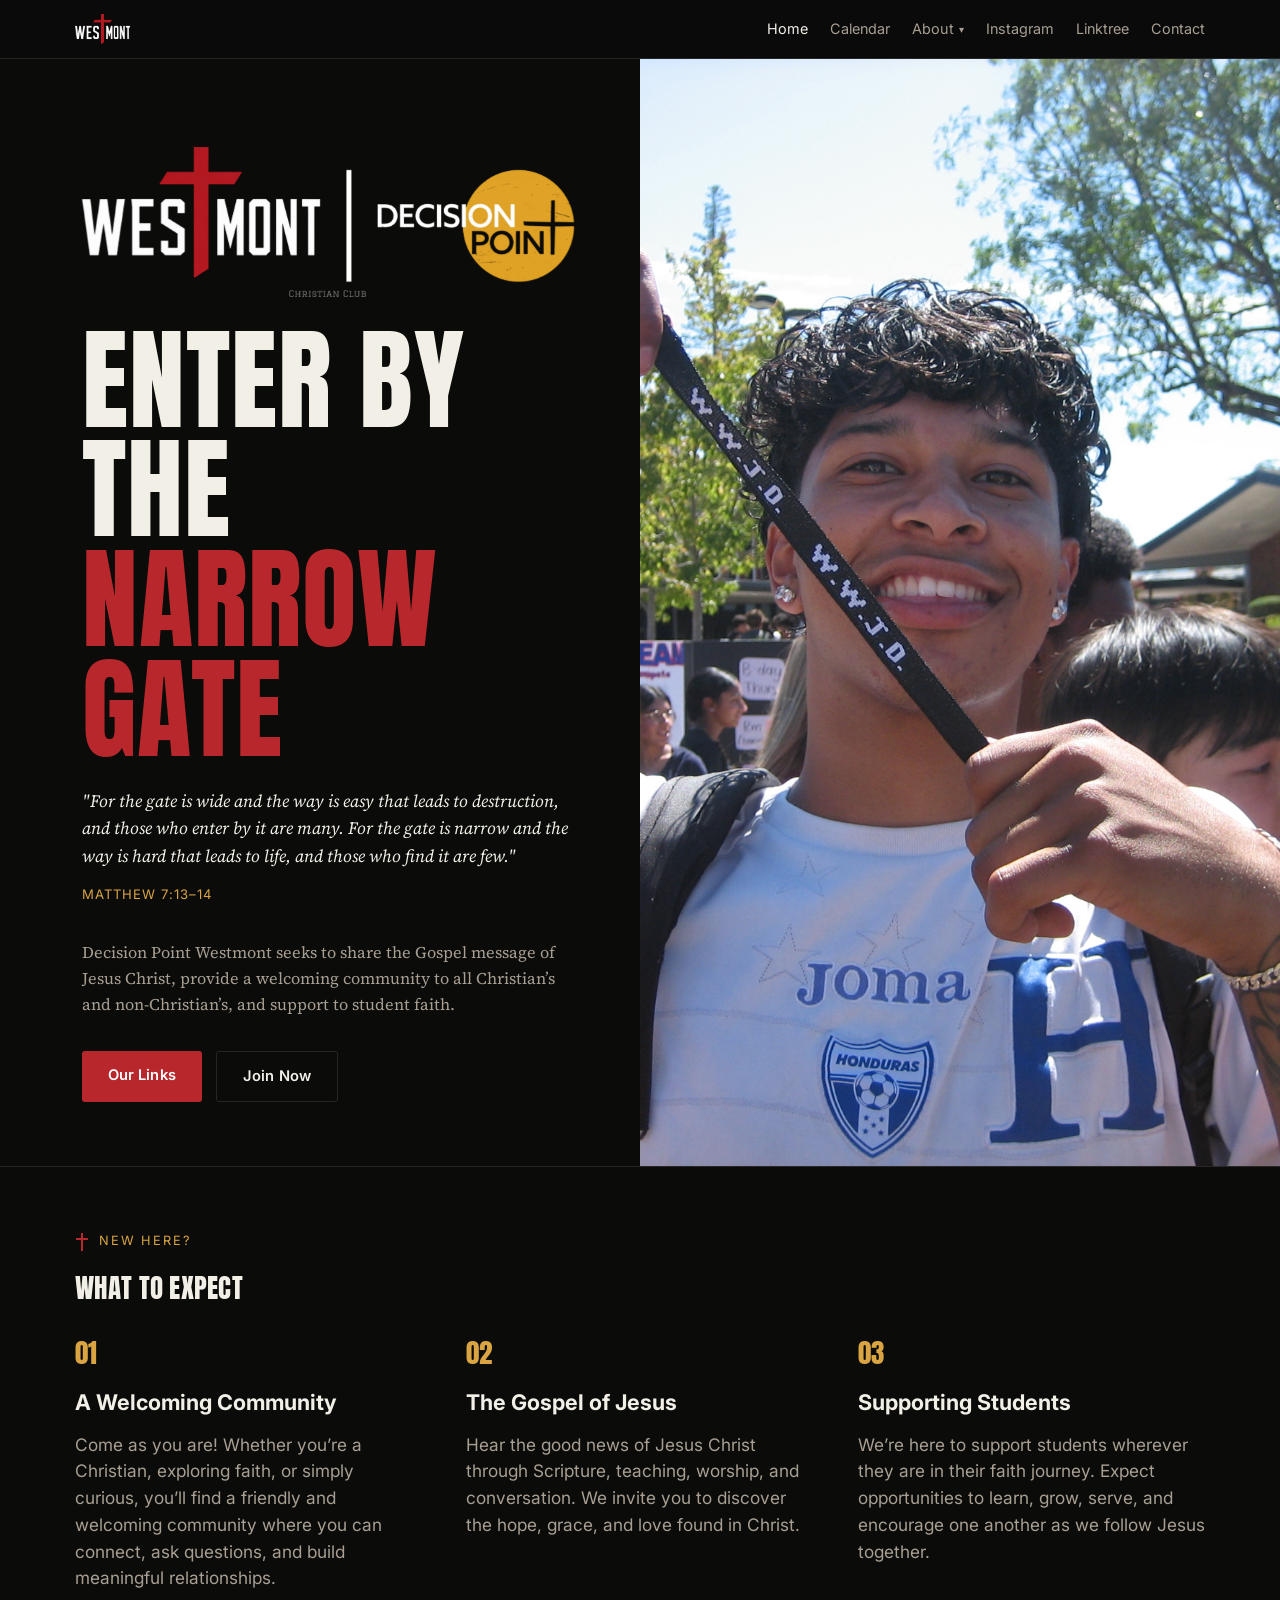
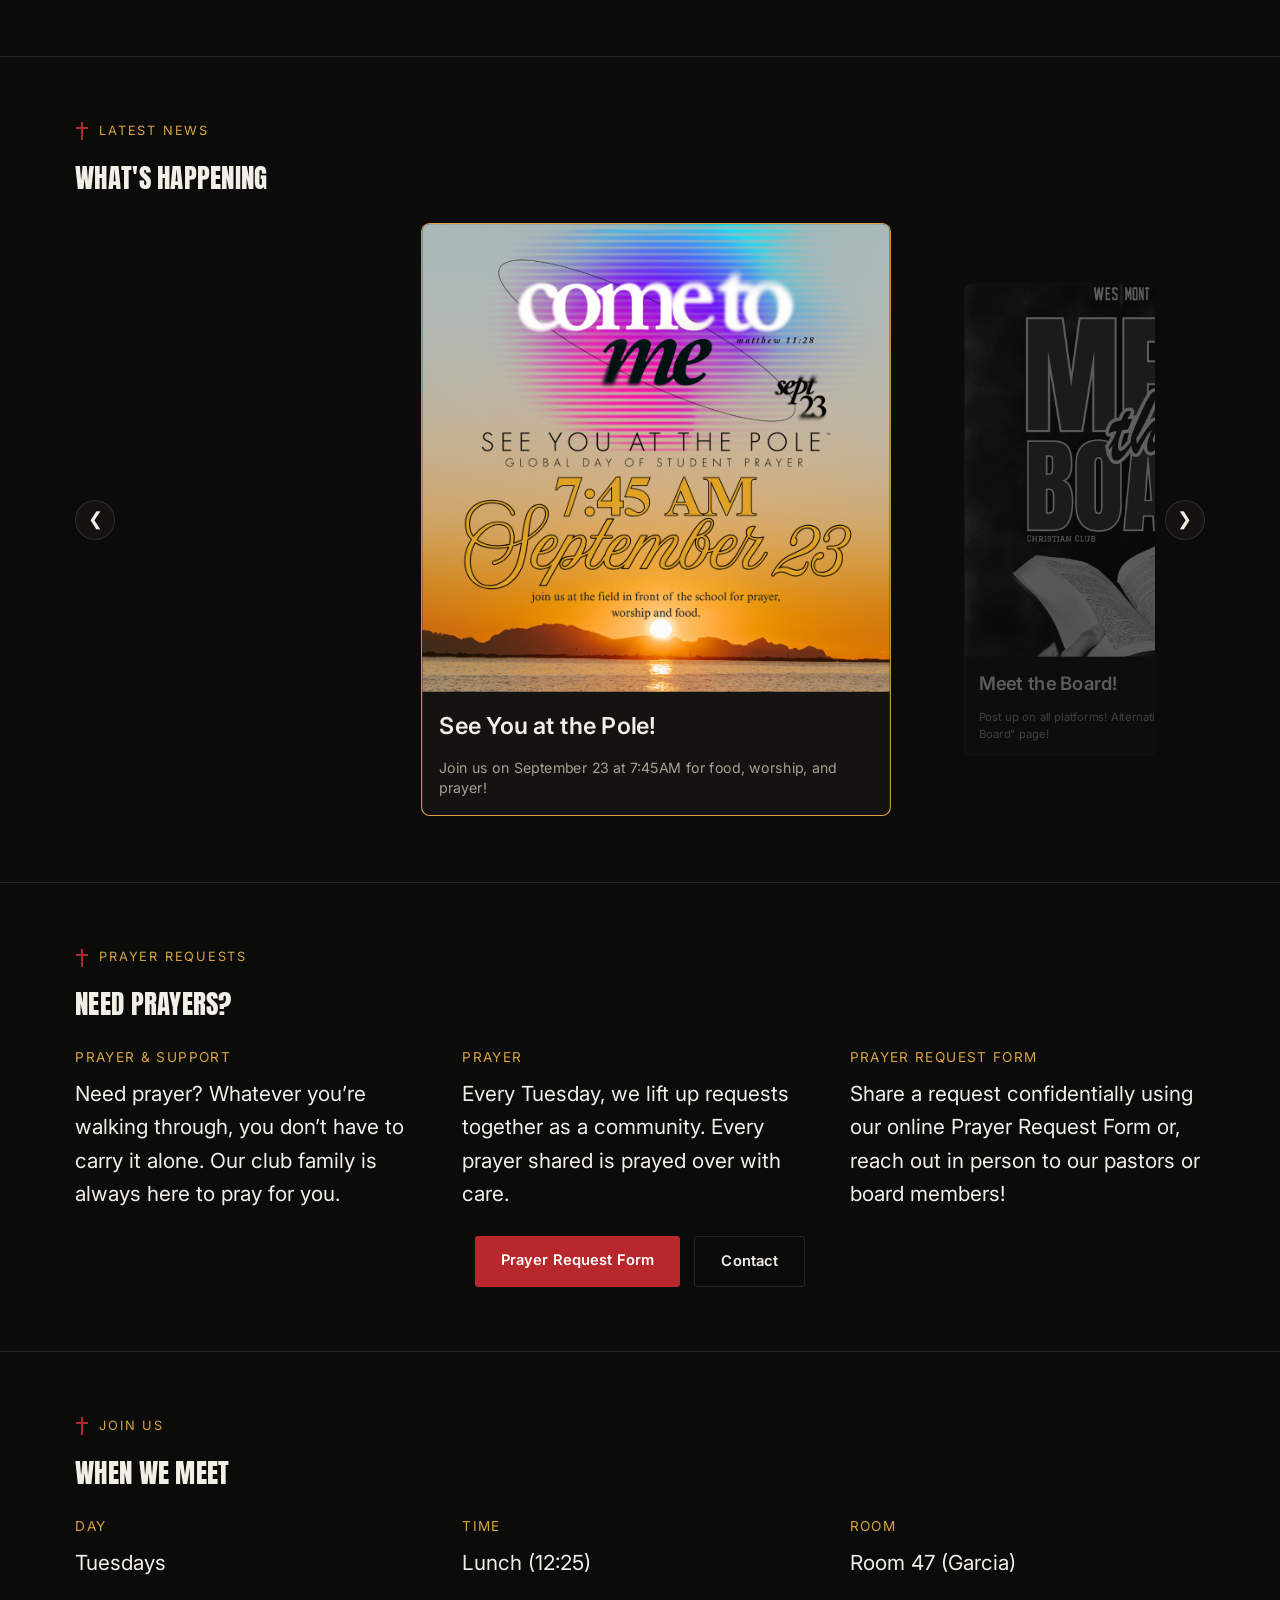
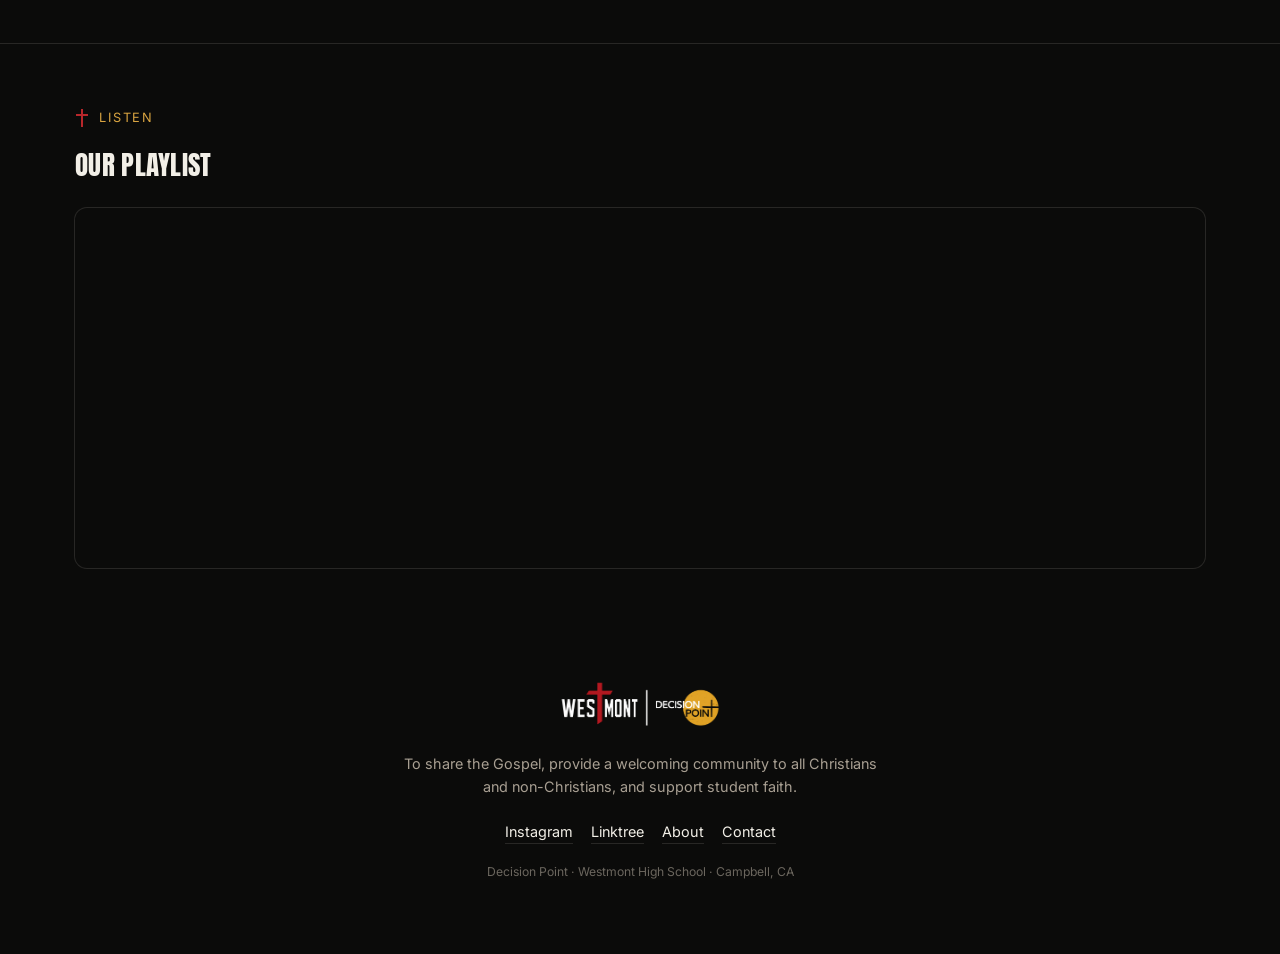
<file: index.html>
<!DOCTYPE html>
<html lang="en">
<head>
<meta charset="UTF-8">
<meta name="viewport" content="width=device-width, initial-scale=1.0">
<title>Decision Point | Westmont High School</title>
<meta name="description" content="Decision Point is Westmont High School's Christian club — sharing the Gospel and building a welcoming community for all students.">
<link rel="icon" type="image/png" sizes="48x48" href="assets/favicon-48.png">
<link rel="icon" type="image/png" sizes="192x192" href="assets/favicon-192.png">
<link rel="apple-touch-icon" href="assets/favicon-192.png">
<link rel="stylesheet" href="style.css">
</head>
<body>

<div class="scroll-progress"><div class="scroll-progress-bar" id="scrollProgressBar"></div></div>

<nav class="nav" id="siteNav">
  <div class="nav-inner">
    <a class="nav-brand" href="index.html">
      <img src="assets/logowhs.png" alt="Decision Point">
    </a>
    <button class="nav-toggle" id="navToggle" aria-label="Toggle menu" aria-expanded="false">
      <span></span><span></span><span></span>
    </button>
    <ul class="nav-links">
      <li><a href="index.html" class="active">Home</a></li>
      <li><a href="calendar.html">Calendar</a></li>
      <li class="nav-dropdown">
        <button class="nav-dropdown-btn" type="button" aria-haspopup="true" aria-expanded="false">About <span class="caret">&#9662;</span></button>
        <div class="dropdown-menu">
          <a href="board.html">Our Board</a>
          <a href="what-we-believe.html">What We Believe</a>
          <a href="verses.html">Verses</a>
        </div>
      </li>
      <li><a href="https://www.instagram.com/whs.dp.christian/" target="_blank" rel="noopener">Instagram</a></li>
      <li><a href="https://linktr.ee/westmontdp" target="_blank" rel="noopener">Linktree</a></li>
      <li><a href="contact.html">Contact</a></li>
    </ul>
  </div>
</nav>

<header class="hero">
  <div class="hero-grid">
    <div class="hero-content-col">
      <div class="hero-content-inner">
        <img class="logo hero-anim d1" src="assets/logocc.png" alt="Decision Point at Westmont High School">
        <h1 class="hero-anim d2">Enter by the <span class="accent">Narrow Gate</span></h1>
        <p class="verse hero-anim d3">"For the gate is wide and the way is easy that leads to destruction, and those who enter by it are many. For the gate is narrow and the way is hard that leads to life, and those who find it are few."</p>
        <p class="verse-ref hero-anim d3">Matthew 7:13&ndash;14</p>
        <p class="mission hero-anim d4">Decision Point Westmont seeks to share the Gospel message of Jesus Christ, provide a welcoming community to all Christian’s and non-Christian’s, and support to student faith. </p>
        <div class="cta-row hero-anim d5">
          <a class="btn btn-primary" href="https://linktr.ee/westmontdp" target="_blank" rel="noopener">Our Links</a>
          <a class="btn btn-ghost" href="#meet">Join Now</a>
        </div>
      </div>
    </div>
    <div class="hero-image-col hero-anim d3">
      <div class="auto-carousel">
        <div class="auto-carousel-track">
          <div class="auto-carousel-slide"><img src="assets/hero/19.JPG" alt="Unashamed Fall Mixer"></div>
          <div class="auto-carousel-slide"><img src="assets/hero/18.JPG" alt="Unashamed Fall Mixer"></div>
          <div class="auto-carousel-slide"><img src="assets/hero/17.JPG" alt="Meet the Board"></div>
          <div class="auto-carousel-slide"><img src="assets/hero/16.JPG" alt="Unashamed Fall Mixer"></div>
          <div class="auto-carousel-slide"><img src="assets/hero/15.JPG" alt="Meet the Board"></div>
          <div class="auto-carousel-slide"><img src="assets/hero/14.JPG" alt="Unashamed Fall Mixer"></div>
          <div class="auto-carousel-slide"><img src="assets/hero/13.JPG" alt="Meet the Board"></div>
          <div class="auto-carousel-slide"><img src="assets/hero/12.JPG" alt="Unashamed Fall Mixer"></div>
          <div class="auto-carousel-slide"><img src="assets/hero/11.JPG" alt="Meet the Board"></div>
        </div>
      </div>
    </div>
  </div>
</header>

<section class="block reveal reveal-left">
  <div class="wrap">
    <div class="eyebrow"><span class="tick"></span>New here?</div>
    <h2>What to Expect</h2>
    <div class="expect-grid">
      <div class="expect-card">
        <span class="num">01</span>
        <h3>A Welcoming Community</h3>
        <p>Come as you are! Whether you’re a Christian, exploring faith, or simply curious, you’ll find a friendly and welcoming community where you can connect, ask questions, and build meaningful relationships.</p>
      </div>
      <div class="expect-card">
        <span class="num">02</span>
        <h3>The Gospel of Jesus</h3>
        <p>Hear the good news of Jesus Christ through Scripture, teaching, worship, and conversation. We invite you to discover the hope, grace, and love found in Christ.</p>
      </div>
      <div class="expect-card">
        <span class="num">03</span>
        <h3>Supporting Students</h3>
        <p>We’re here to support students wherever they are in their faith journey. Expect opportunities to learn, grow, serve, and encourage one another as we follow Jesus together.</p>
      </div>
    </div>
  </div>
</section>

<section class="block reveal reveal-right">
  <div class="wrap">
    <div class="eyebrow"><span class="tick"></span>Latest News</div>
    <h2>What's Happening</h2>
    <div class="news-carousel">
      <button class="news-btn prev" type="button" aria-label="Previous">&#10094;</button>
      <div class="news-viewport">
        <div class="news-track">

          <div class="news-card">
            <img src="assets/carousel/4.png" alt="Team photo placeholder">
            <div class="news-caption">
              <h3>See You at the Pole!</h3>
              <p>Join us on September 23 at 7:45AM for food, worship, and prayer!</p>
            </div>
          </div>
          
          <div class="news-card">
            <img src="assets/carousel/meetboard.png" alt="Team photo placeholder">
            <div class="news-caption">
              <h3>Meet the Board!</h3>
              <p>Post up on all platforms! Alternatively, navigate to the "Our Board" page!</p>
            </div>
          </div>
          <div class="news-card">
            <img src="assets/carousel/fallmixer.jpeg" alt="Team photo placeholder">
            <div class="news-caption">
              <h3>Attend the Fall Mixer!</h3>
              <p>Decision Point's annual Fall Mixer, free dinner, lots of activities, and great for community building.</p>
            </div>
          </div>
          <div class="news-card">
            <img src="assets/carousel/meetsched.png" alt="Team photo placeholder">
            <div class="news-caption">
              <h3>Upcoming Meetings!</h3>
              <p>A short list of our upcomming events, check out our calendar for more details.</p>
            </div>
          </div>
          <div class="news-card">
            <img src="assets/carousel/a1.png" alt="Team photo placeholder">
            <div class="news-caption">
              <h3>Apologetics: Does God Exist?</h3>
              <p>Our first Apologetics lesson, taking place on Tuesday, September 22nd</p>
            </div>
          </div>

          <div class="news-card">
            <img src="assets/carousel/cfhighlights.png" alt="Team photo placeholder">
            <div class="news-caption">
              <h3>Club Fair '26 Highlights!</h3>
              <p>Take a look at our club fair booth! Post on Instagram and Student Square.</p>
            </div>
          </div>
          
        </div>
      </div>
      <button class="news-btn next" type="button" aria-label="Next">&#10095;</button>
    </div>
  </div>
</section>
<section class="block reveal reveal-right" id="meet">
  <div class="wrap">
    <div class="eyebrow"><span class="tick"></span>Prayer Requests</div>
    <h2>Need Prayers?</h2>
    <div class="meet-card">
      <div class="meet-item">
        <div class="label">Prayer & Support</div>
        <div class="value">Need prayer? Whatever you’re walking through, you don’t have to carry it alone. Our club family is always here to pray for you.</div>
      </div>
      <div class="meet-item">
        <div class="label">Prayer</div>
        <div class="value">Every Tuesday, we lift up requests together as a community. Every prayer shared is prayed over with care.</div>
      </div>
      <div class="meet-item">
        <div class="label">Prayer Request Form</div>
        <div class="value">Share a request confidentially using our online Prayer Request Form or, reach out in person to our pastors or board members!</div>
      </div>
    </div>
  </div>
  <div class="meet-item">‎ ‎ ‎ ‎ ‎ </div>
  <div class="cta-row hero-anim d5">
      <a class="btn btn-primary" href="https://forms.gle/YCWKFHFhFR8XsnKj8" target="_blank" rel="noopener">Prayer Request Form</a>
      <a class="btn btn-ghost" href="contact.html" target="_blank" rel="noopener">Contact</a>
  </div>
</section>
<section class="block reveal reveal-left" id="meet">
  <div class="wrap">
    <div class="eyebrow"><span class="tick"></span>Join us</div>
    <h2>When We Meet</h2>
    <div class="meet-card">
      <div class="meet-item">
        <div class="label">Day</div>
        <div class="value">Tuesdays</div>
      </div>
      <div class="meet-item">
        <div class="label">Time</div>
        <div class="value">Lunch (12:25)</div>
      </div>
      <div class="meet-item">
        <div class="label">Room</div>
        <div class="value">Room 47 (Garcia)</div>
      </div>
    </div>
  </div>
</section>

<section class="block reveal reveal-right">
  <div class="wrap">
    <div class="eyebrow"><span class="tick"></span>Listen</div>
    <h2>Our Playlist</h2>
    <div class="playlist-card">
      <iframe data-testid="embed-iframe" style="border-radius:12px" src="https://open.spotify.com/embed/playlist/2spYXL6uZfu6hyzlEkvz9s?utm_source=generator&si=3653f613d2a747d3" width="100%" height="352" frameborder="0" allowfullscreen="" allow="autoplay; clipboard-write; encrypted-media; fullscreen; picture-in-picture" loading="lazy"></iframe>
    </div>
  </div>
</section>

<footer>
  <div class="wrap">
    <img src="assets/logo-horizontal.png" alt="Decision Point" style="height:56px;margin:0 auto 20px;">
    <p class="mission">To share the Gospel, provide a welcoming community to all Christians and non-Christians, and support student faith.</p>
    <div class="social">
      <a href="https://www.instagram.com/whs.dp.christian/" target="_blank" rel="noopener">Instagram</a>
      <a href="https://linktr.ee/westmontdp" target="_blank" rel="noopener">Linktree</a>
      <a href="board.html">About</a>
      <a href="contact.html">Contact</a>
    </div>
    <p class="fine">Decision Point &middot; Westmont High School &middot; Campbell, CA</p>
  </div>
</footer>

<script>
(function(){
  var nav = document.getElementById('siteNav');
  var toggle = document.getElementById('navToggle');
  toggle.addEventListener('click', function(e){
    e.stopPropagation();
    var isOpen = nav.classList.toggle('open');
    toggle.setAttribute('aria-expanded', String(isOpen));
  });
  nav.querySelectorAll('.nav-links > li > a').forEach(function(link){
    link.addEventListener('click', function(){
      nav.classList.remove('open');
      toggle.setAttribute('aria-expanded', 'false');
    });
  });
  nav.querySelectorAll('.dropdown-menu a').forEach(function(link){
    link.addEventListener('click', function(){
      nav.classList.remove('open');
      toggle.setAttribute('aria-expanded', 'false');
    });
  });
})();
</script>
<script>
(function(){
  var bar = document.getElementById('scrollProgressBar');
  function update(){
    var doc = document.documentElement;
    var scrollTop = doc.scrollTop || document.body.scrollTop;
    var scrollHeight = (doc.scrollHeight || document.body.scrollHeight) - doc.clientHeight;
    var pct = scrollHeight > 0 ? (scrollTop / scrollHeight) * 100 : 0;
    bar.style.width = pct + '%';
  }
  window.addEventListener('scroll', update, { passive: true });
  window.addEventListener('resize', update);
  update();
})();
</script>
<script>
(function(){
  var els = document.querySelectorAll('.reveal');
  if(!('IntersectionObserver' in window)){
    els.forEach(function(el){ el.classList.add('visible'); });
    return;
  }
  var io = new IntersectionObserver(function(entries){
    entries.forEach(function(entry){
      if(entry.isIntersecting){
        entry.target.classList.add('visible');
        io.unobserve(entry.target);
      }
    });
  }, { threshold: 0.15, rootMargin: '0px 0px -60px 0px' });
  els.forEach(function(el){ io.observe(el); });
})();
</script>
<script>
(function(){
  var carousel = document.querySelector('.auto-carousel');
  var track = document.querySelector('.auto-carousel-track');
  if(!carousel || !track) return;
  var slides = track.querySelectorAll('.auto-carousel-slide');
  if(slides.length <= 1) return;
  var index = 0;
  setInterval(function(){
    index = (index + 1) % slides.length;
    track.style.transform = 'translateX(-' + (index * carousel.clientWidth) + 'px)';
  }, 5000);
})();
</script>
<script>
(function(){
  var carousel = document.querySelector('.news-carousel');
  if(!carousel) return;
  var viewport = carousel.querySelector('.news-viewport');
  var track = carousel.querySelector('.news-track');
  var cards = carousel.querySelectorAll('.news-card');
  var prevBtn = carousel.querySelector('.news-btn.prev');
  var nextBtn = carousel.querySelector('.news-btn.next');
  var index = 0;

  function update(){
    var active = cards[index];
    var cardWidth = active.offsetWidth + (14 * 2);
    var offset = (viewport.clientWidth / 2) - (index * cardWidth) - (cardWidth / 2);
    track.style.transform = 'translateX(' + offset + 'px)';
    cards.forEach(function(card, i){
      card.classList.toggle('active', i === index);
    });
  }
  function goTo(i){
    index = (i + cards.length) % cards.length;
    update();
  }
  prevBtn.addEventListener('click', function(){ goTo(index - 1); });
  nextBtn.addEventListener('click', function(){ goTo(index + 1); });
  window.addEventListener('resize', update);
  update();
})();
</script>
<script>
document.querySelectorAll('.nav-dropdown-btn').forEach(function(btn){
  var item = btn.closest('.nav-dropdown');
  btn.addEventListener('click', function(e){
    e.stopPropagation();
    var isOpen = item.classList.contains('open');
    document.querySelectorAll('.nav-dropdown.open').forEach(function(d){ d.classList.remove('open'); });
    if(!isOpen){ item.classList.add('open'); btn.setAttribute('aria-expanded','true'); }
    else{ btn.setAttribute('aria-expanded','false'); }
  });
});
document.addEventListener('click', function(){
  document.querySelectorAll('.nav-dropdown.open').forEach(function(d){
    d.classList.remove('open');
    d.querySelector('.nav-dropdown-btn').setAttribute('aria-expanded','false');
  });
});
</script>
</body>
</html>
</file>
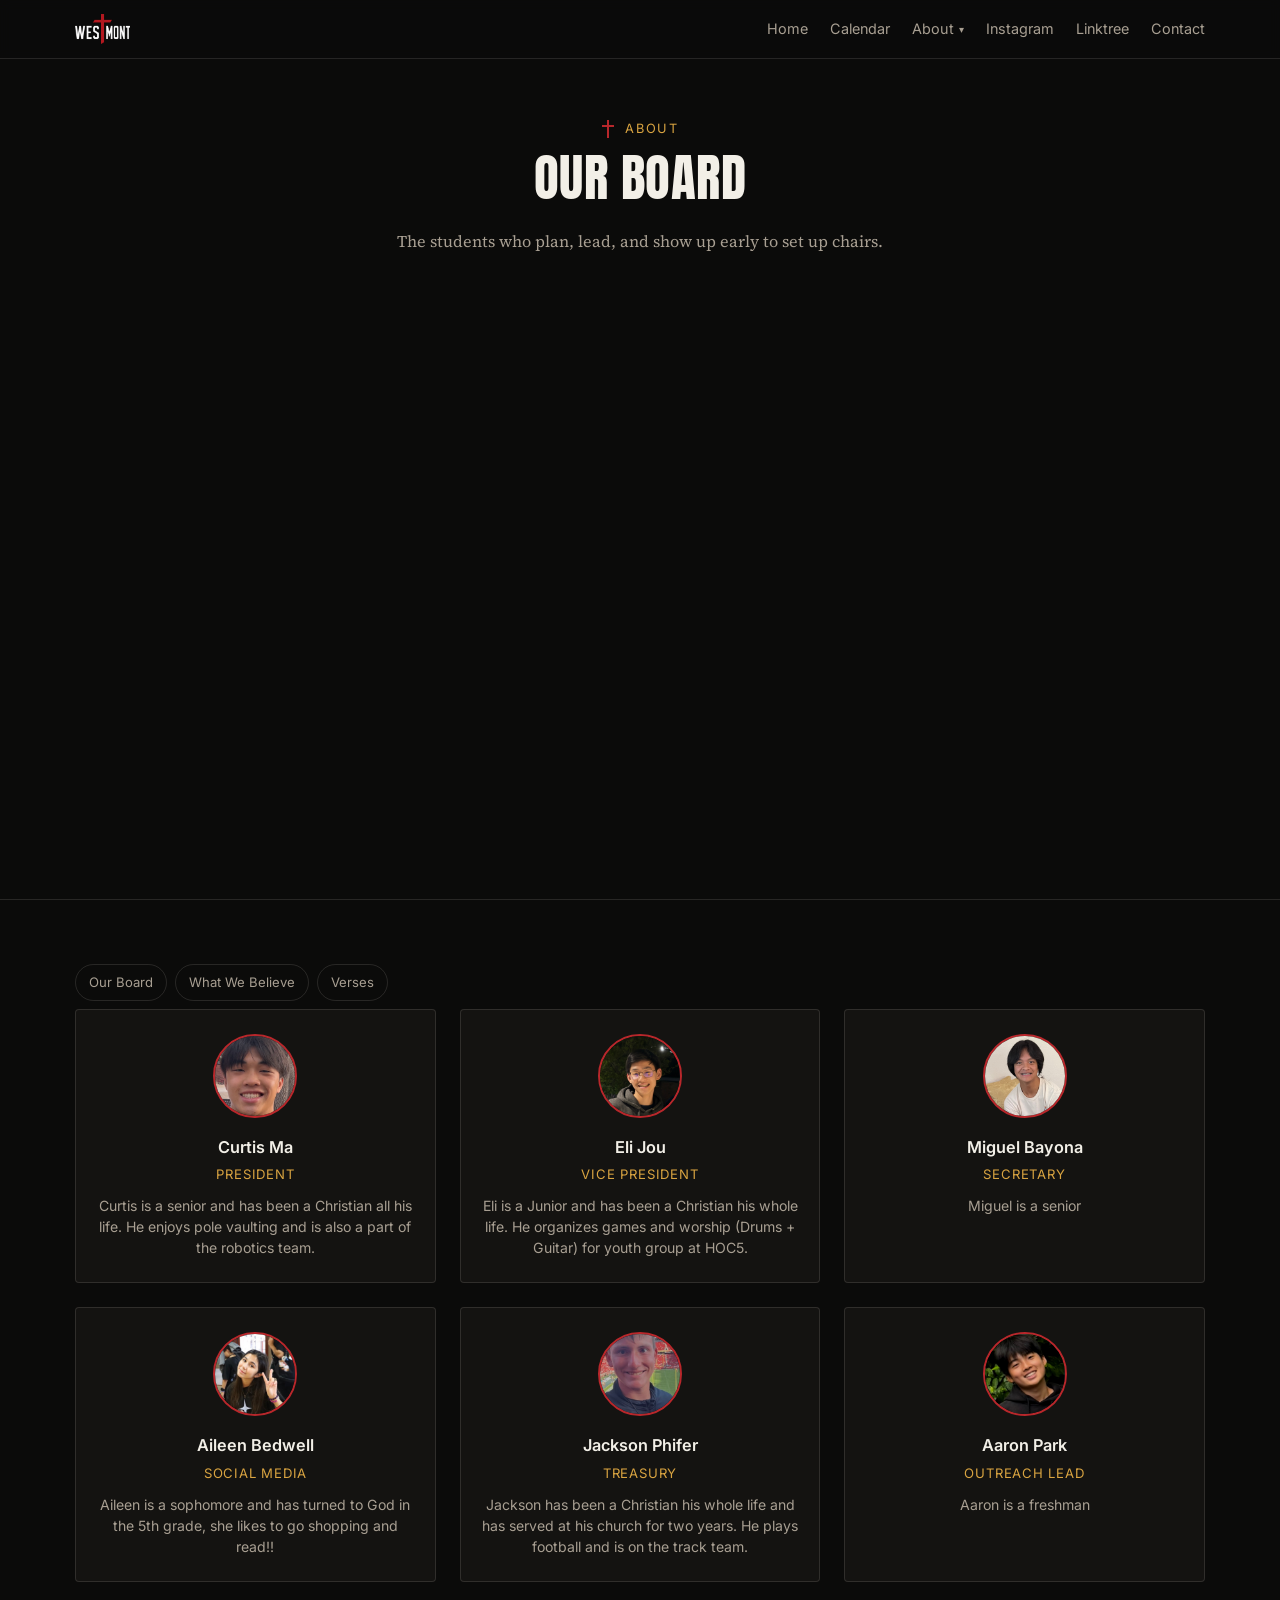
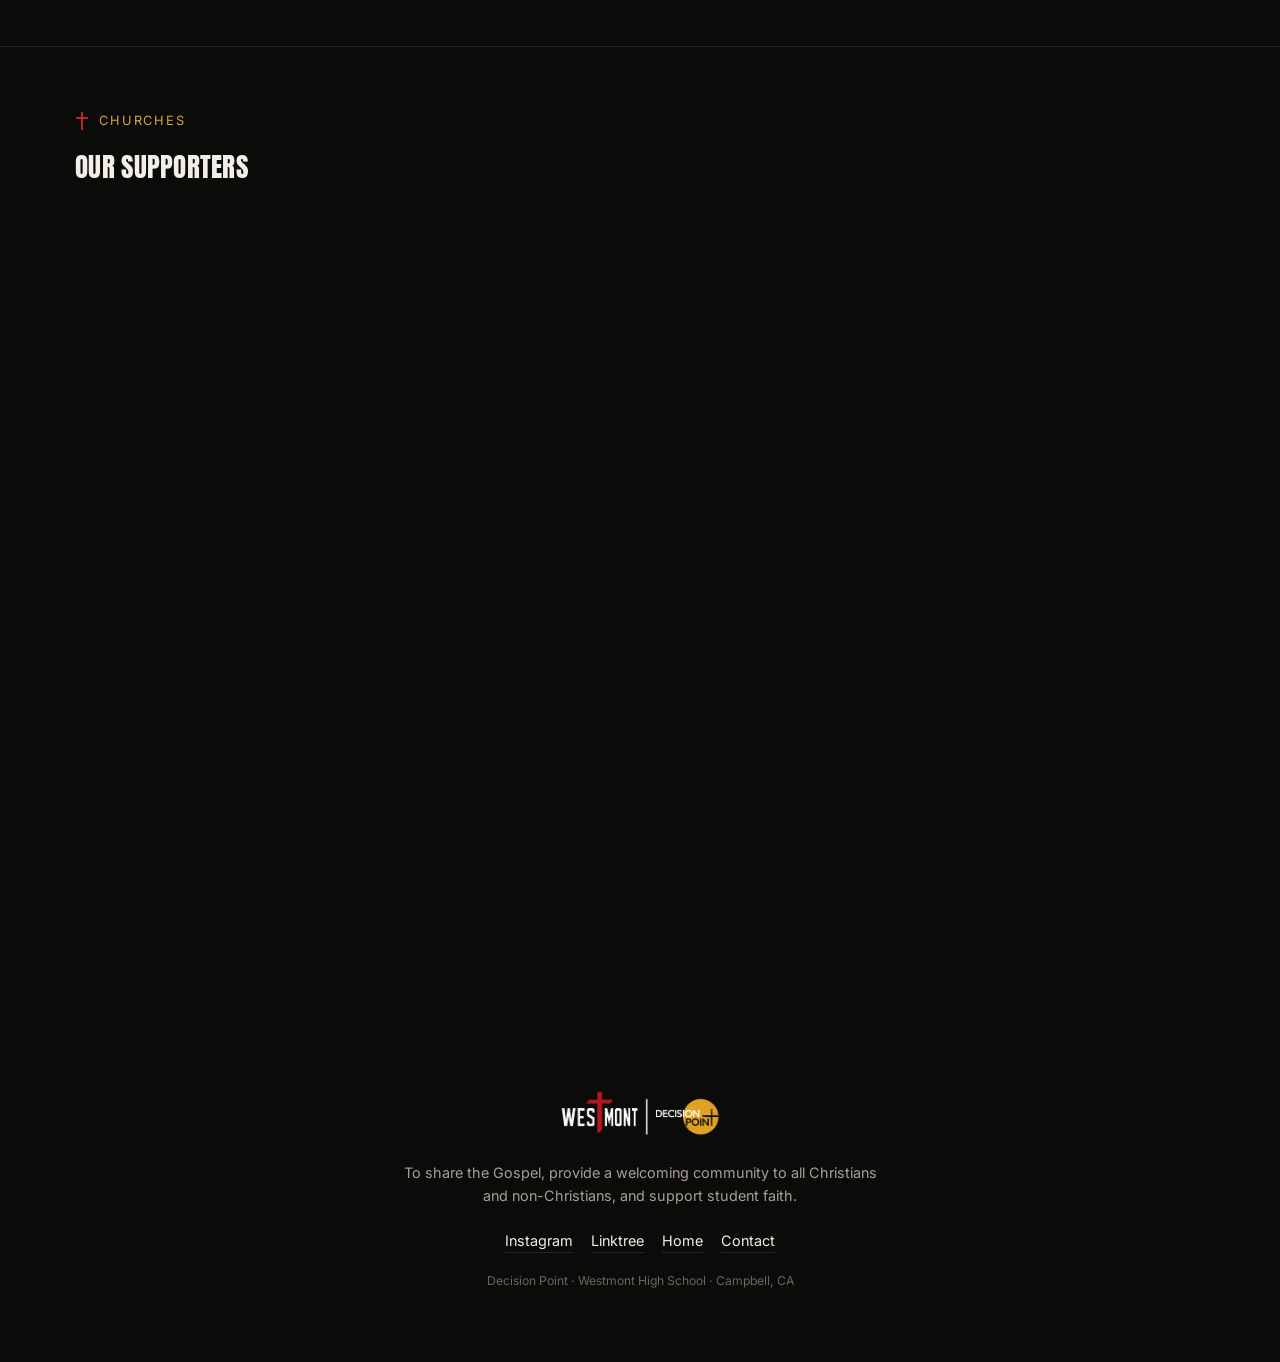
<file: board.html>
<!DOCTYPE html>
<html lang="en">
<head>
<meta charset="UTF-8">
<meta name="viewport" content="width=device-width, initial-scale=1.0">
<title>Our Board | Decision Point</title>
<meta name="description" content="Meet the student board that leads Decision Point at Westmont High School.">
<link rel="icon" type="image/png" sizes="48x48" href="assets/favicon-48.png">
<link rel="icon" type="image/png" sizes="192x192" href="assets/favicon-192.png">
<link rel="apple-touch-icon" href="assets/favicon-192.png">
<link rel="stylesheet" href="style.css">
</head>
<body>

<div class="scroll-progress"><div class="scroll-progress-bar" id="scrollProgressBar"></div></div>

<nav class="nav" id="siteNav">
  <div class="nav-inner">
    <a class="nav-brand" href="index.html">
      <img src="assets/logowhs.png" alt="Decision Point">
    </a>
    <button class="nav-toggle" id="navToggle" aria-label="Toggle menu" aria-expanded="false">
      <span></span><span></span><span></span>
    </button>
    <ul class="nav-links">
      <li><a href="index.html">Home</a></li>
      <li><a href="calendar.html">Calendar</a></li>
      
      <li class="nav-dropdown">
        <button class="nav-dropdown-btn" type="button" aria-haspopup="true" aria-expanded="false">About <span class="caret">&#9662;</span></button>
        <div class="dropdown-menu">
          <a href="board.html">Our Board</a>
          <a href="what-we-believe.html">What We Believe</a>
          <a href="verses.html">Verses</a>
        </div>
      </li>
      
      <li><a href="https://www.instagram.com/whs.dp.christian/" target="_blank" rel="noopener">Instagram</a></li>
      <li><a href="https://linktr.ee/westmontdp" target="_blank" rel="noopener">Linktree</a></li>
      <li><a href="contact.html">Contact</a></li>
    </ul>
  </div>
</nav>

<header class="hero" style="padding-top:60px; padding-bottom:44px;">
  <div class="wrap">
    <div class="eyebrow hero-anim d1" style="justify-content:center;"><span class="tick"></span>About</div>
    <h1 class="hero-anim d2" style="font-size: clamp(2rem, 6vw, 3.2rem);">Our Board</h1>
    <p class="mission hero-anim d3">The students who plan, lead, and show up early to set up chairs.</p>
  </div>
</header>

<section class="block">
  <div class="wrap">
    <nav class="topic-nav subnav">
      <a href="board.html">Our Board</a>
      <a href="what-we-believe.html">What We Believe</a>
      <a href="verses.html">Verses</a>
    </nav>

    <div class="board-grid">

  <div class="board-card">
    <div class="board-avatar">
      <img src="assets/board/curtis.png" alt="Curtis Ma">
    </div>
    <h3>Curtis Ma</h3>
    <div class="role">President</div>
    <p>Curtis is a senior and has been a Christian all his life. He enjoys pole vaulting and is also a part of the robotics team.</p>
  </div>

  <div class="board-card">
    <div class="board-avatar">
      <img src="assets/board/eli.png" alt="Eli Jou">
    </div>
    <h3>Eli Jou</h3>
    <div class="role">Vice President</div>
    <p>Eli is a Junior and has been a Christian his whole life. He organizes games and worship (Drums + Guitar) for youth group at HOC5.</p>
  </div>

  <div class="board-card">
    <div class="board-avatar">
      <img src="assets/board/miguel.png" alt="Miguel Bayona">
    </div>
    <h3>Miguel Bayona</h3>
    <div class="role">Secretary</div>
    <p>Miguel is a senior</p>
  </div>

  <div class="board-card">
    <div class="board-avatar">
      <img src="assets/board/aileen.png" alt="Aileen Bedwell">
    </div>
    <h3>Aileen Bedwell</h3>
    <div class="role">Social Media</div>
    <p>Aileen is a sophomore and has turned to God in the 5th grade, she likes to go shopping and read!!</p>
  </div>

  <div class="board-card">
    <div class="board-avatar">
      <img src="assets/board/jackson.png" alt="Jackson Phifer">
    </div>
    <h3>Jackson Phifer</h3>
    <div class="role">Treasury</div>
    <p>Jackson has been a Christian his whole life and has served at his church for two years. He plays football and is on the track team.</p>
  </div>

  <div class="board-card">
    <div class="board-avatar">
      <img src="assets/board/aaron.png" alt="Mr. Garcia">
    </div>
    <h3>Aaron Park</h3>
    <div class="role">Outreach Lead</div>
    <p>Aaron is a freshman</p>
  </div>
  </div>
</div>
</section>

<section class="block">
  <div class="wrap">
    <div class="eyebrow"><span class="tick"></span>Churches</div>
    <h2>Our Supporters</h2>
    
   <div class="board-grid">


    <div class="board-card">
        <a href="https://hoc5.church" class="board-card-link">
      <div class="board-avatar">
        
        <img src="assets/hoc5.jpg" alt="HOC5">
      </div>
      <h3>Home of Christ 5</h3>
      <div class="role">HOC5</div>
      <p>10340 Bubb Rd, Cupertino, CA</p>
        </a>
    </div>


  <div class="board-card">
    <a href="https://ccic-sj.org" class="board-card-link">
    <div class="board-avatar">
      <img src="assets/ccic.png" alt="CCIC">
    </div>
    <h3>Chinese Church in Christ: San Jose</h3>
    <div class="role">CCIC SJ</div>
    <p>San Jose: 1490 Saratoga Ave, San Jose, CA</p>
    </a>
  </div>
     
  <div class="board-card">
    <a href="https://westgatechurch.org/saratoga" class="board-card-link">
    <div class="board-avatar">
      <img src="assets/westgate.jpeg" alt="Westgate">
    </div>
    <h3>Westgate Church</h3>
    <div class="role">Westgate</div>
    <p>1735 Saratoga Ave, San Jose, CA</p>
    </a>
  </div>
     
   <div class="board-card">
     <a href="https://ncbc.org" class="board-card-link">
    <div class="board-avatar">
      <img src="assets/ncbc.png" alt="NCBC">
    </div>
    <h3>New Community Baptist Church</h3>
    <div class="role">NCBC</div>
    <p>1250 W Middlefield Rd, Mountain View, CA</p>
     </a>
  </div>
          
  <div class="board-card">
    <a href="https://orchardcommunity.org" class="board-card-link">
    <div class="board-avatar">
      <img src="assets/occ.png" alt="OCC">
    </div>
    <h3>Orchard Community Church</h3>
    <div class="role">OCC</div>
    <p>157 E Rincon Ave, Campbell, CA</p>
    </a>
  </div>
          
  <div class="board-card">
    <a href="https://cbcsanjose.org" class="board-card-link">
    <div class="board-avatar">
      <img src="assets/CBCSJ.jpg" alt="CBCSJ">
    </div>
    <h3>Community Baptist Church of San Jose</h3>
    <div class="role">CBCSJ</div>
    <p> 2215 Curtner Ave, Campbell, CA</p>
    </a>
  </div>
          
  <div class="board-card">
    <a href="https://sjwmbc.org" class="board-card-link">
    <div class="board-avatar">
      <img src="assets/wmbc.png" alt="WMBC">
    </div>
    <h3>World Mission Baptist Church</h3>
    <div class="role">WMBC</div>
    <p>62 San Tomas Aquino Rd # 100, Campbell, CA</p>
    </a>
  </div>

  <div class="board-card">
    <a href="https://ccic-sj.org" class="board-card-link">
    <div class="board-avatar">
      <img src="assets/ccic.png" alt="CCIC">
    </div>
    <h3>Chinese Church in Christ: Cupertino</h3>
    <div class="role">CCIC Cupertino</div>
    <p>Cupertino: 10455 Bandley Dr Ste 3, Cupertino, CA</p>
    </a>
  </div>
     
     <div class="board-card">
       <a href="https://decisionpoint.org" class="board-card-link">
    <div class="board-avatar">
      <img src="assets/dp.jpeg" alt="DP">
    </div>
    <h3>Decision Point</h3>
    <div class="role">Non-Profit Evangelism</div>
    <p>Regional Director: grace.kim@decisionpoint.org</p>
       </a>
  </div>

  </div>
</div>
</section>
  

  
<footer>
  <div class="wrap">
    <img src="assets/logo-horizontal.png" alt="Decision Point" style="height:56px;margin:0 auto 20px;">
    <p class="mission">To share the Gospel, provide a welcoming community to all Christians and non-Christians, and support student faith.</p>
    <div class="social">
      <a href="https://www.instagram.com/whs.dp.christian/" target="_blank" rel="noopener">Instagram</a>
      <a href="https://linktr.ee/westmontdp" target="_blank" rel="noopener">Linktree</a>
      <a href="index.html">Home</a>
      <a href="contact.html">Contact</a>
    </div>
    <p class="fine">Decision Point &middot; Westmont High School &middot; Campbell, CA</p>
  </div>
</footer>

<script>
(function(){
  var nav = document.getElementById('siteNav');
  var toggle = document.getElementById('navToggle');
  toggle.addEventListener('click', function(e){
    e.stopPropagation();
    var isOpen = nav.classList.toggle('open');
    toggle.setAttribute('aria-expanded', String(isOpen));
  });
  // close mobile menu after tapping a normal link (not the About dropdown button)
  nav.querySelectorAll('.nav-links > li > a').forEach(function(link){
    link.addEventListener('click', function(){
      nav.classList.remove('open');
      toggle.setAttribute('aria-expanded', 'false');
    });
  });
  nav.querySelectorAll('.dropdown-menu a').forEach(function(link){
    link.addEventListener('click', function(){
      nav.classList.remove('open');
      toggle.setAttribute('aria-expanded', 'false');
    });
  });
})();
</script>
<script>
(function(){
  var bar = document.getElementById('scrollProgressBar');
  function update(){
    var doc = document.documentElement;
    var scrollTop = doc.scrollTop || document.body.scrollTop;
    var scrollHeight = (doc.scrollHeight || document.body.scrollHeight) - doc.clientHeight;
    var pct = scrollHeight > 0 ? (scrollTop / scrollHeight) * 100 : 0;
    bar.style.width = pct + '%';
  }
  window.addEventListener('scroll', update, { passive: true });
  window.addEventListener('resize', update);
  update();
})();
</script>
<script>
(function(){
  var cards = document.querySelectorAll('.board-card');
  if(!('IntersectionObserver' in window)){
    cards.forEach(function(el){ el.classList.add('show'); });
    return;
  }
  var io = new IntersectionObserver(function(entries){
    entries.forEach(function(entry){
      if(entry.isIntersecting){
        entry.target.classList.add('show');
        io.unobserve(entry.target);
      }
    });
  }, { threshold: 0.15, rootMargin: '0px 0px -40px 0px' });
  cards.forEach(function(el){ io.observe(el); });
})();
</script>
<script>
document.querySelectorAll('.nav-dropdown-btn').forEach(function(btn){
  var item = btn.closest('.nav-dropdown');
  btn.addEventListener('click', function(e){
    e.stopPropagation();
    var isOpen = item.classList.contains('open');
    document.querySelectorAll('.nav-dropdown.open').forEach(function(d){ d.classList.remove('open'); });
    if(!isOpen){ item.classList.add('open'); btn.setAttribute('aria-expanded','true'); }
    else{ btn.setAttribute('aria-expanded','false'); }
  });
});
document.addEventListener('click', function(){
  document.querySelectorAll('.nav-dropdown.open').forEach(function(d){
    d.classList.remove('open');
    d.querySelector('.nav-dropdown-btn').setAttribute('aria-expanded','false');
  });
});
</script>
</body>
</html>
</file>
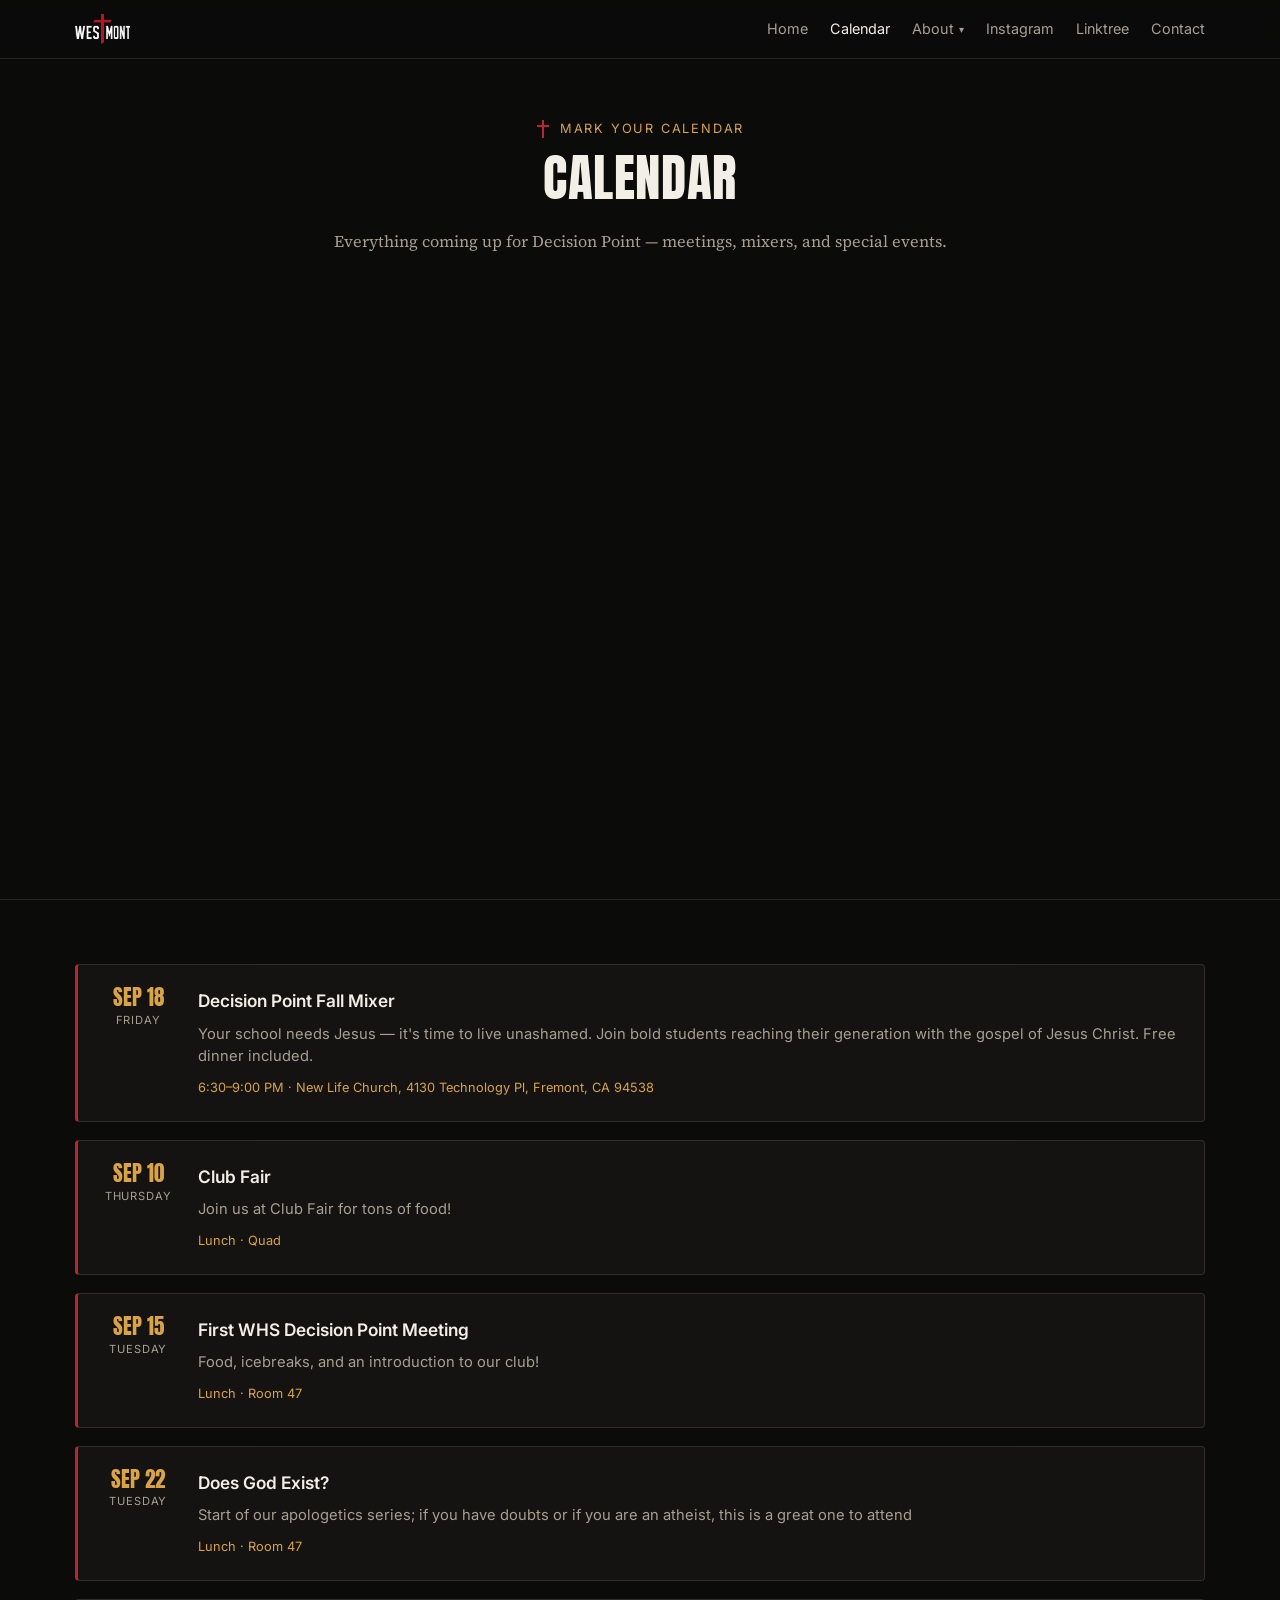
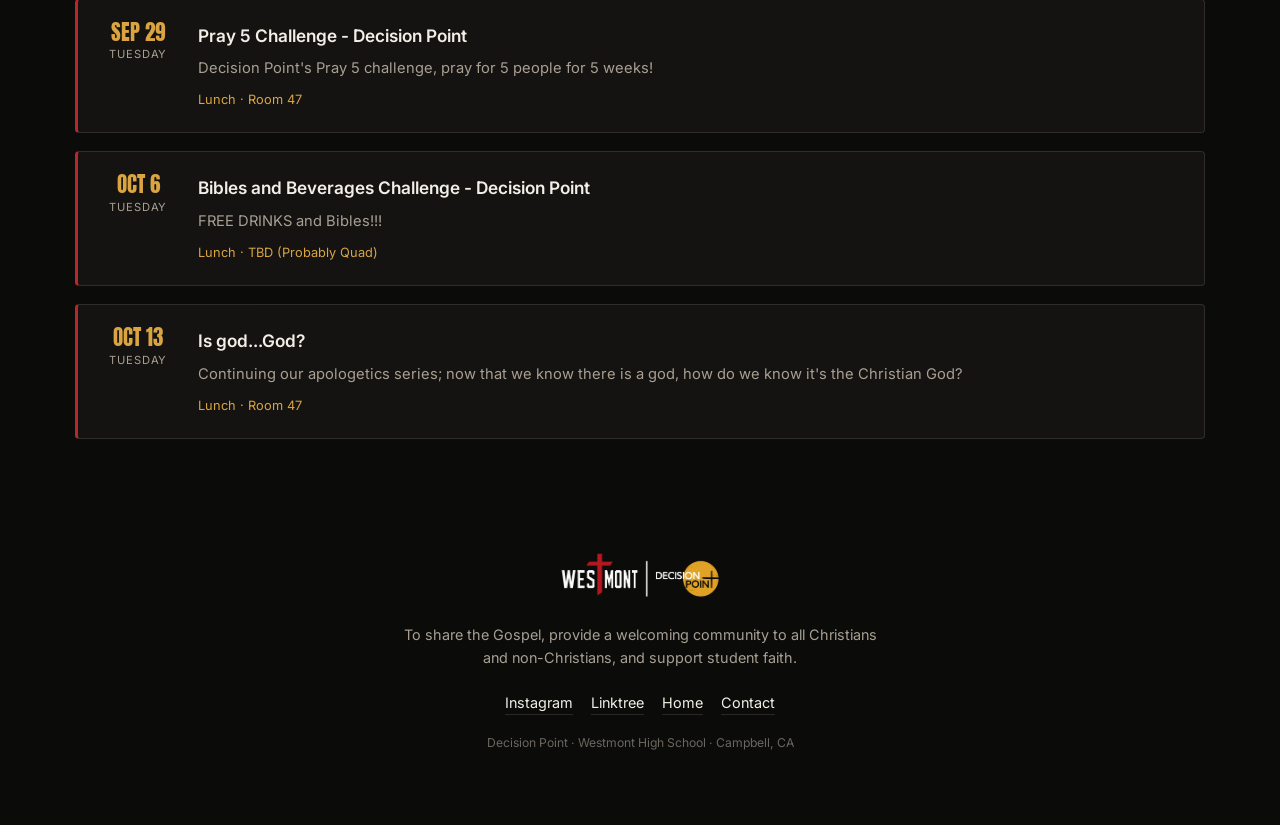
<file: calendar.html>
<!DOCTYPE html>
<html lang="en">
<head>
<meta charset="UTF-8">
<meta name="viewport" content="width=device-width, initial-scale=1.0">
<title>Calendar | Decision Point</title>
<meta name="description" content="Upcoming Decision Point events at Westmont High School.">
<link rel="icon" type="image/png" sizes="48x48" href="assets/favicon-48.png">
<link rel="icon" type="image/png" sizes="192x192" href="assets/favicon-192.png">
<link rel="apple-touch-icon" href="assets/favicon-192.png">
<link rel="stylesheet" href="style.css">
</head>
<body>

<div class="scroll-progress"><div class="scroll-progress-bar" id="scrollProgressBar"></div></div>

<nav class="nav" id="siteNav">
  <div class="nav-inner">
    <a class="nav-brand" href="index.html">
      <img src="assets/logowhs.png" alt="Decision Point">
    </a>
    <button class="nav-toggle" id="navToggle" aria-label="Toggle menu" aria-expanded="false">
      <span></span><span></span><span></span>
    </button>
    <ul class="nav-links">
      <li><a href="index.html">Home</a></li>
      <li><a href="calendar.html" class="active">Calendar</a></li>

      <li class="nav-dropdown">
        <button class="nav-dropdown-btn" type="button" aria-haspopup="true" aria-expanded="false">About <span class="caret">&#9662;</span></button>
        <div class="dropdown-menu">
          <a href="board.html">Our Board</a>
          <a href="what-we-believe.html">What We Believe</a>
          <a href="verses.html">Verses</a>
        </div>
      </li>

      <li><a href="https://www.instagram.com/whs.dp.christian/" target="_blank" rel="noopener">Instagram</a></li>
      <li><a href="https://linktr.ee/westmontdp" target="_blank" rel="noopener">Linktree</a></li>
      <li><a href="contact.html">Contact</a></li>
    </ul>
  </div>
</nav>

<!-- BEFORE -->
<header class="hero" style="padding-top:60px; padding-bottom:44px;">
  <div class="wrap">
    <div class="eyebrow hero-anim d1" style="justify-content:center;"><span class="tick"></span>Mark your calendar</div>
    <h1 class="hero-anim d2" style="font-size: clamp(2rem, 6vw, 3.2rem);">Calendar</h1>
    <p class="mission hero-anim d3">Everything coming up for Decision Point — meetings, mixers, and special events.</p>
  </div>
</header>

<!--
  HOW TO ADD AN EVENT:
  Copy one entire <div class="event-card">...</div> block below and paste
  it where you want it in the list (events are shown in the order they
  appear here, so put the soonest one first). Then edit:
    - .event-date  -> e.g. "SEP 18"
    - .event-day   -> e.g. "FRIDAY"
    - the <h3>      -> event title
    - the <p>       -> short description
    - .event-meta   -> time and location
  To remove an event, delete its whole <div class="event-card">...</div> block.
-->

<section class="block reveal reveal-left">
  <div class="wrap">
    <div class="event-list">

      <div class="event-card">
        <div class="event-date-box">
          <div class="event-date">SEP 18</div>
          <div class="event-day">FRIDAY</div>
        </div>
        <div class="event-info">
          <h3>Decision Point Fall Mixer</h3>
          <p>Your school needs Jesus — it's time to live unashamed. Join bold students reaching their generation with the gospel of Jesus Christ. Free dinner included.</p>
          <div class="event-meta">6:30&ndash;9:00 PM &middot; New Life Church, 4130 Technology Pl, Fremont, CA 94538</div>
        </div>
      </div>

      <div class="event-card">
        <div class="event-date-box">
          <div class="event-date">SEP 10</div>
          <div class="event-day">THURSDAY</div>
        </div>
        <div class="event-info">
          <h3>Club Fair</h3>
          <p>Join us at Club Fair for tons of food!</p>
          <div class="event-meta">Lunch &middot; Quad</div>
        </div>
      </div>
      
      <div class="event-card">
        <div class="event-date-box">
          <div class="event-date">SEP 15</div>
          <div class="event-day">TUESDAY</div>
        </div>
        <div class="event-info">
          <h3>First WHS Decision Point Meeting</h3>
          <p>Food, icebreaks, and an introduction to our club!</p>
          <div class="event-meta">Lunch &middot; Room 47</div>
        </div>
      </div>

      <div class="event-card">
        <div class="event-date-box">
          <div class="event-date">SEP 22</div>
          <div class="event-day">TUESDAY</div>
        </div>
        <div class="event-info">
          <h3>Does God Exist?</h3>
          <p>Start of our apologetics series; if you have doubts or if you are an atheist, this is a great one to attend</p>
          <div class="event-meta">Lunch &middot; Room 47</div>
        </div>
      </div>

      <div class="event-card">
        <div class="event-date-box">
          <div class="event-date">SEP 29</div>
          <div class="event-day">TUESDAY</div>
        </div>
        <div class="event-info">
          <h3>Pray 5 Challenge - Decision Point</h3>
          <p>Decision Point's Pray 5 challenge, pray for 5 people for 5 weeks!</p>
          <div class="event-meta">Lunch &middot; Room 47</div>
        </div>
      </div>

      <div class="event-card">
        <div class="event-date-box">
          <div class="event-date">OCT 6</div>
          <div class="event-day">TUESDAY</div>
        </div>
        <div class="event-info">
          <h3>Bibles and Beverages Challenge - Decision Point</h3>
          <p>FREE DRINKS and Bibles!!!</p>
          <div class="event-meta">Lunch &middot; TBD (Probably Quad)</div>
        </div>
      </div>

      <div class="event-card">
        <div class="event-date-box">
          <div class="event-date">OCT 13</div>
          <div class="event-day">TUESDAY</div>
        </div>
        <div class="event-info">
          <h3>Is god...God?</h3>
          <p>Continuing our apologetics series; now that we know there is a god, how do we know it's the Christian God?</p>
          <div class="event-meta">Lunch &middot; Room 47</div>
        </div>
      </div>

    </div>
  </div>
</section>

<footer>
  <div class="wrap">
    <img src="assets/logo-horizontal.png" alt="Decision Point" style="height:56px;margin:0 auto 20px;">
    <p class="mission">To share the Gospel, provide a welcoming community to all Christians and non-Christians, and support student faith.</p>
    <div class="social">
      <a href="https://www.instagram.com/whs.dp.christian/" target="_blank" rel="noopener">Instagram</a>
      <a href="https://linktr.ee/westmontdp" target="_blank" rel="noopener">Linktree</a>
      <a href="index.html">Home</a>
      <a href="contact.html">Contact</a>
    </div>
    <p class="fine">Decision Point &middot; Westmont High School &middot; Campbell, CA</p>
  </div>
</footer>

<script>
(function(){
  var nav = document.getElementById('siteNav');
  var toggle = document.getElementById('navToggle');
  toggle.addEventListener('click', function(e){
    e.stopPropagation();
    var isOpen = nav.classList.toggle('open');
    toggle.setAttribute('aria-expanded', String(isOpen));
  });
  nav.querySelectorAll('.nav-links > li > a').forEach(function(link){
    link.addEventListener('click', function(){
      nav.classList.remove('open');
      toggle.setAttribute('aria-expanded', 'false');
    });
  });
  nav.querySelectorAll('.dropdown-menu a').forEach(function(link){
    link.addEventListener('click', function(){
      nav.classList.remove('open');
      toggle.setAttribute('aria-expanded', 'false');
    });
  });
})();
</script>
<script>
(function(){
  var bar = document.getElementById('scrollProgressBar');
  function update(){
    var doc = document.documentElement;
    var scrollTop = doc.scrollTop || document.body.scrollTop;
    var scrollHeight = (doc.scrollHeight || document.body.scrollHeight) - doc.clientHeight;
    var pct = scrollHeight > 0 ? (scrollTop / scrollHeight) * 100 : 0;
    bar.style.width = pct + '%';
  }
  window.addEventListener('scroll', update, { passive: true });
  window.addEventListener('resize', update);
  update();
})();
</script>
<script>
(function(){
  var els = document.querySelectorAll('.reveal');
  if(!('IntersectionObserver' in window)){
    els.forEach(function(el){ el.classList.add('visible'); });
    return;
  }
  var io = new IntersectionObserver(function(entries){
    entries.forEach(function(entry){
      if(entry.isIntersecting){
        entry.target.classList.add('visible');
        io.unobserve(entry.target);
      }
    });
  }, { threshold: 0.15, rootMargin: '0px 0px -60px 0px' });
  els.forEach(function(el){ io.observe(el); });
})();
</script>
<script>
document.querySelectorAll('.nav-dropdown-btn').forEach(function(btn){
  var item = btn.closest('.nav-dropdown');
  btn.addEventListener('click', function(e){
    e.stopPropagation();
    var isOpen = item.classList.contains('open');
    document.querySelectorAll('.nav-dropdown.open').forEach(function(d){ d.classList.remove('open'); });
    if(!isOpen){ item.classList.add('open'); btn.setAttribute('aria-expanded','true'); }
    else{ btn.setAttribute('aria-expanded','false'); }
  });
});
document.addEventListener('click', function(){
  document.querySelectorAll('.nav-dropdown.open').forEach(function(d){
    d.classList.remove('open');
    d.querySelector('.nav-dropdown-btn').setAttribute('aria-expanded','false');
  });
});
</script>
</body>
</html>
</file>
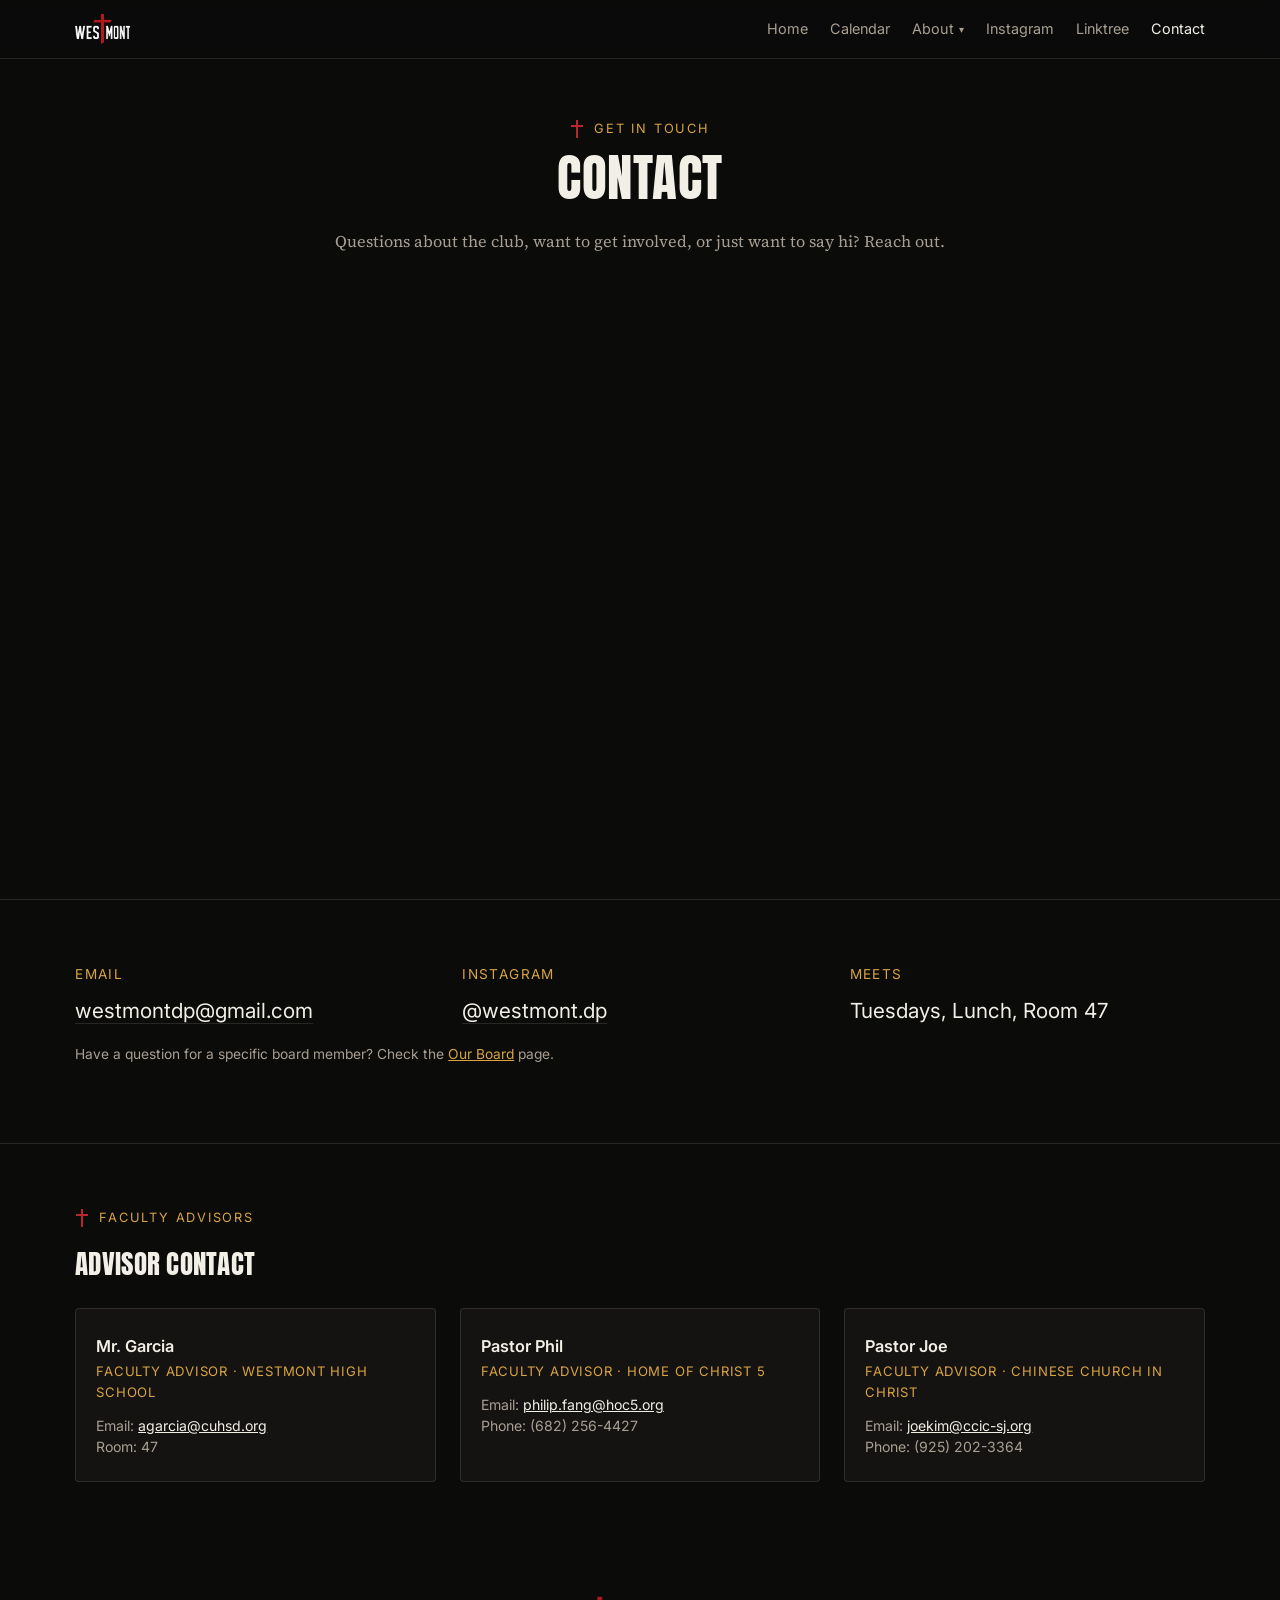
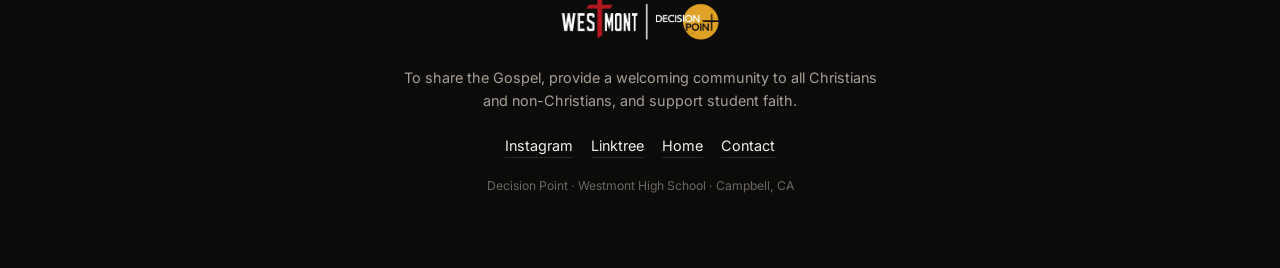
<file: contact.html>
<!DOCTYPE html>
<html lang="en">
<head>
<meta charset="UTF-8">
<meta name="viewport" content="width=device-width, initial-scale=1.0">
<title>Contact | Decision Point</title>
<meta name="description" content="Get in touch with Decision Point at Westmont High School.">
<link rel="icon" type="image/png" sizes="48x48" href="assets/favicon-48.png">
<link rel="icon" type="image/png" sizes="192x192" href="assets/favicon-192.png">
<link rel="apple-touch-icon" href="assets/favicon-192.png">
<link rel="stylesheet" href="style.css">
</head>
<body>

<div class="scroll-progress"><div class="scroll-progress-bar" id="scrollProgressBar"></div></div>

<nav class="nav" id="siteNav">
  <div class="nav-inner">
    <a class="nav-brand" href="index.html">
      <img src="assets/logowhs.png" alt="Decision Point">
    </a>
    <button class="nav-toggle" id="navToggle" aria-label="Toggle menu" aria-expanded="false">
      <span></span><span></span><span></span>
    </button>
    <ul class="nav-links">
      <li><a href="index.html">Home</a></li>
      <li><a href="calendar.html">Calendar</a></li>

      <li class="nav-dropdown">
        <button class="nav-dropdown-btn" type="button" aria-haspopup="true" aria-expanded="false">About <span class="caret">&#9662;</span></button>
        <div class="dropdown-menu">
          <a href="board.html">Our Board</a>
          <a href="what-we-believe.html">What We Believe</a>
          <a href="verses.html">Verses</a>
        </div>
      </li>

      <li><a href="https://www.instagram.com/whs.dp.christian/" target="_blank" rel="noopener">Instagram</a></li>
      <li><a href="https://linktr.ee/westmontdp" target="_blank" rel="noopener">Linktree</a></li>
      <li><a href="contact.html" class="active">Contact</a></li>
    </ul>
  </div>
</nav>

<header class="hero" style="padding-top:60px; padding-bottom:44px;">
  <div class="wrap">
    <div class="eyebrow hero-anim d1" style="justify-content:center;"><span class="tick"></span>Get in touch</div>
    <h1 class="hero-anim d2" style="font-size: clamp(2rem, 6vw, 3.2rem);">Contact</h1>
    <p class="mission hero-anim d3">Questions about the club, want to get involved, or just want to say hi? Reach out.</p>
  </div>
</header>

<section class="block reveal reveal-left">
  <div class="wrap">
    <div class="meet-card">
      <div class="meet-item">
        <div class="label">Email</div>
        <div class="value"><a href="mailto:westmontdp@gmail.com" style="color:var(--fg); text-decoration:none; border-bottom:1px solid var(--line);">westmontdp@gmail.com</a></div>
      </div>
      <div class="meet-item">
        <div class="label">Instagram</div>
        <div class="value"><a href="https://www.instagram.com/whs.dp.christian/" target="_blank" rel="noopener" style="color:var(--fg); text-decoration:none; border-bottom:1px solid var(--line);">@westmont.dp</a></div>
      </div>
      <div class="meet-item">
        <div class="label">Meets</div>
        <div class="value">Tuesdays, Lunch, Room 47</div>
      </div>
    </div>
    <p class="meet-note">Have a question for a specific board member? Check the <a href="board.html" style="color:var(--gold);">Our Board</a> page.</p>
  </div>
</section>

<section class="block reveal reveal-right">
  <div class="wrap">
    <div class="eyebrow"><span class="tick"></span>Faculty Advisors</div>
    <h2>Advisor Contact</h2>
    <div class="board-grid">
      <div class="board-card" style="text-align:left;">
        <h3 style="margin-bottom:2px;">Mr. Garcia</h3>
        <div class="role" style="margin-bottom:12px;">Faculty Advisor &middot; Westmont High School</div>
        <p>Email: <a href="mailto:agarcia@cuhsd.org" style="color:var(--fg);">agarcia@cuhsd.org</a></p>
        <p>Room: 47</p>
      </div>
      <div class="board-card" style="text-align:left;">
        <h3 style="margin-bottom:2px;">Pastor Phil</h3>
        <div class="role" style="margin-bottom:12px;">Faculty Advisor &middot; Home of Christ 5</div>
        <p>Email: <a href="mailto:philip.fang@hoc5.org" style="color:var(--fg);">philip.fang@hoc5.org</a></p>
        <p>Phone: (682) 256-4427 </p>
      </div>
      <div class="board-card" style="text-align:left;">
        <h3 style="margin-bottom:2px;">Pastor Joe</h3>
        <div class="role" style="margin-bottom:12px;">Faculty Advisor &middot; Chinese Church in Christ</div>
        <p>Email: <a href="mailto:joekim@ccic-sj.org" style="color:var(--fg);">joekim@ccic-sj.org</a></p>
        <p>Phone: (925) 202-3364 </p>
      </div>
    </div>
  </div>
</section>

<footer>
  <div class="wrap">
    <img src="assets/logo-horizontal.png" alt="Decision Point" style="height:56px;margin:0 auto 20px;">
    <p class="mission">To share the Gospel, provide a welcoming community to all Christians and non-Christians, and support student faith.</p>
    <div class="social">
      <a href="https://www.instagram.com/westmont.dp/" target="_blank" rel="noopener">Instagram</a>
      <a href="https://linktr.ee/westmontdp" target="_blank" rel="noopener">Linktree</a>
      <a href="index.html">Home</a>
      <a href="contact.html">Contact</a>
    </div>
    <p class="fine">Decision Point &middot; Westmont High School &middot; Campbell, CA</p>
  </div>
</footer>

<script>
(function(){
  var nav = document.getElementById('siteNav');
  var toggle = document.getElementById('navToggle');
  toggle.addEventListener('click', function(e){
    e.stopPropagation();
    var isOpen = nav.classList.toggle('open');
    toggle.setAttribute('aria-expanded', String(isOpen));
  });
  // close mobile menu after tapping a normal link (not the About dropdown button)
  nav.querySelectorAll('.nav-links > li > a').forEach(function(link){
    link.addEventListener('click', function(){
      nav.classList.remove('open');
      toggle.setAttribute('aria-expanded', 'false');
    });
  });
  nav.querySelectorAll('.dropdown-menu a').forEach(function(link){
    link.addEventListener('click', function(){
      nav.classList.remove('open');
      toggle.setAttribute('aria-expanded', 'false');
    });
  });
})();
</script>
<script>
(function(){
  var bar = document.getElementById('scrollProgressBar');
  function update(){
    var doc = document.documentElement;
    var scrollTop = doc.scrollTop || document.body.scrollTop;
    var scrollHeight = (doc.scrollHeight || document.body.scrollHeight) - doc.clientHeight;
    var pct = scrollHeight > 0 ? (scrollTop / scrollHeight) * 100 : 0;
    bar.style.width = pct + '%';
  }
  window.addEventListener('scroll', update, { passive: true });
  window.addEventListener('resize', update);
  update();
})();
</script>
<script>
(function(){
  var els = document.querySelectorAll('.reveal');
  if(!('IntersectionObserver' in window)){
    els.forEach(function(el){ el.classList.add('visible'); });
    return;
  }
  var io = new IntersectionObserver(function(entries){
    entries.forEach(function(entry){
      if(entry.isIntersecting){
        entry.target.classList.add('visible');
        io.unobserve(entry.target);
      }
    });
  }, { threshold: 0.15, rootMargin: '0px 0px -60px 0px' });
  els.forEach(function(el){ io.observe(el); });
})();
</script>
<script>
document.querySelectorAll('.nav-dropdown-btn').forEach(function(btn){
  var item = btn.closest('.nav-dropdown');
  btn.addEventListener('click', function(e){
    e.stopPropagation();
    var isOpen = item.classList.contains('open');
    document.querySelectorAll('.nav-dropdown.open').forEach(function(d){ d.classList.remove('open'); });
    if(!isOpen){ item.classList.add('open'); btn.setAttribute('aria-expanded','true'); }
    else{ btn.setAttribute('aria-expanded','false'); }
  });
});
document.addEventListener('click', function(){
  document.querySelectorAll('.nav-dropdown.open').forEach(function(d){
    d.classList.remove('open');
    d.querySelector('.nav-dropdown-btn').setAttribute('aria-expanded','false');
  });
});
</script>
<script>
(function(){
  var cards = document.querySelectorAll('.board-card');
  if(!('IntersectionObserver' in window)){
    cards.forEach(function(el){ el.classList.add('show'); });
    return;
  }
  var io = new IntersectionObserver(function(entries){
    entries.forEach(function(entry){
      if(entry.isIntersecting){
        entry.target.classList.add('show');
        io.unobserve(entry.target);
      }
    });
  }, { threshold: 0.15, rootMargin: '0px 0px -40px 0px' });
  cards.forEach(function(el){ io.observe(el); });
})();
</script>
</body>
</html>
</file>
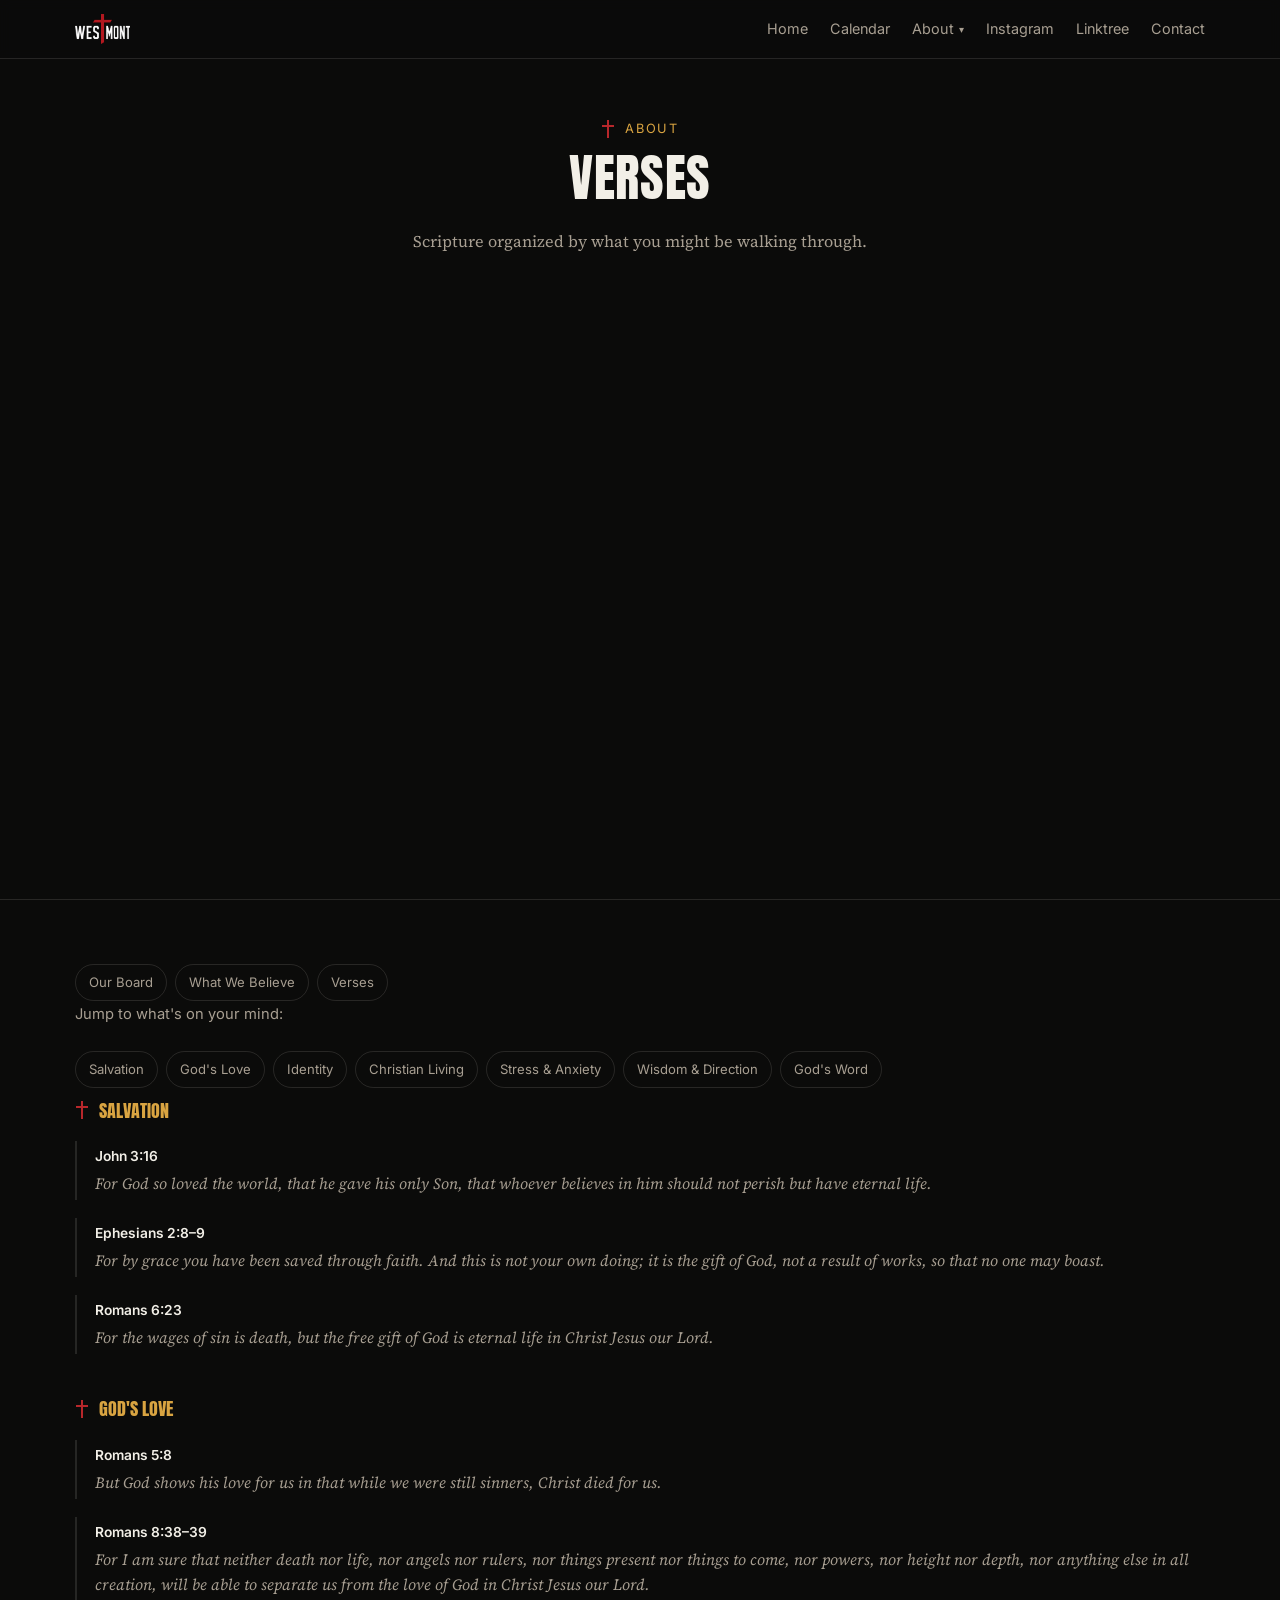
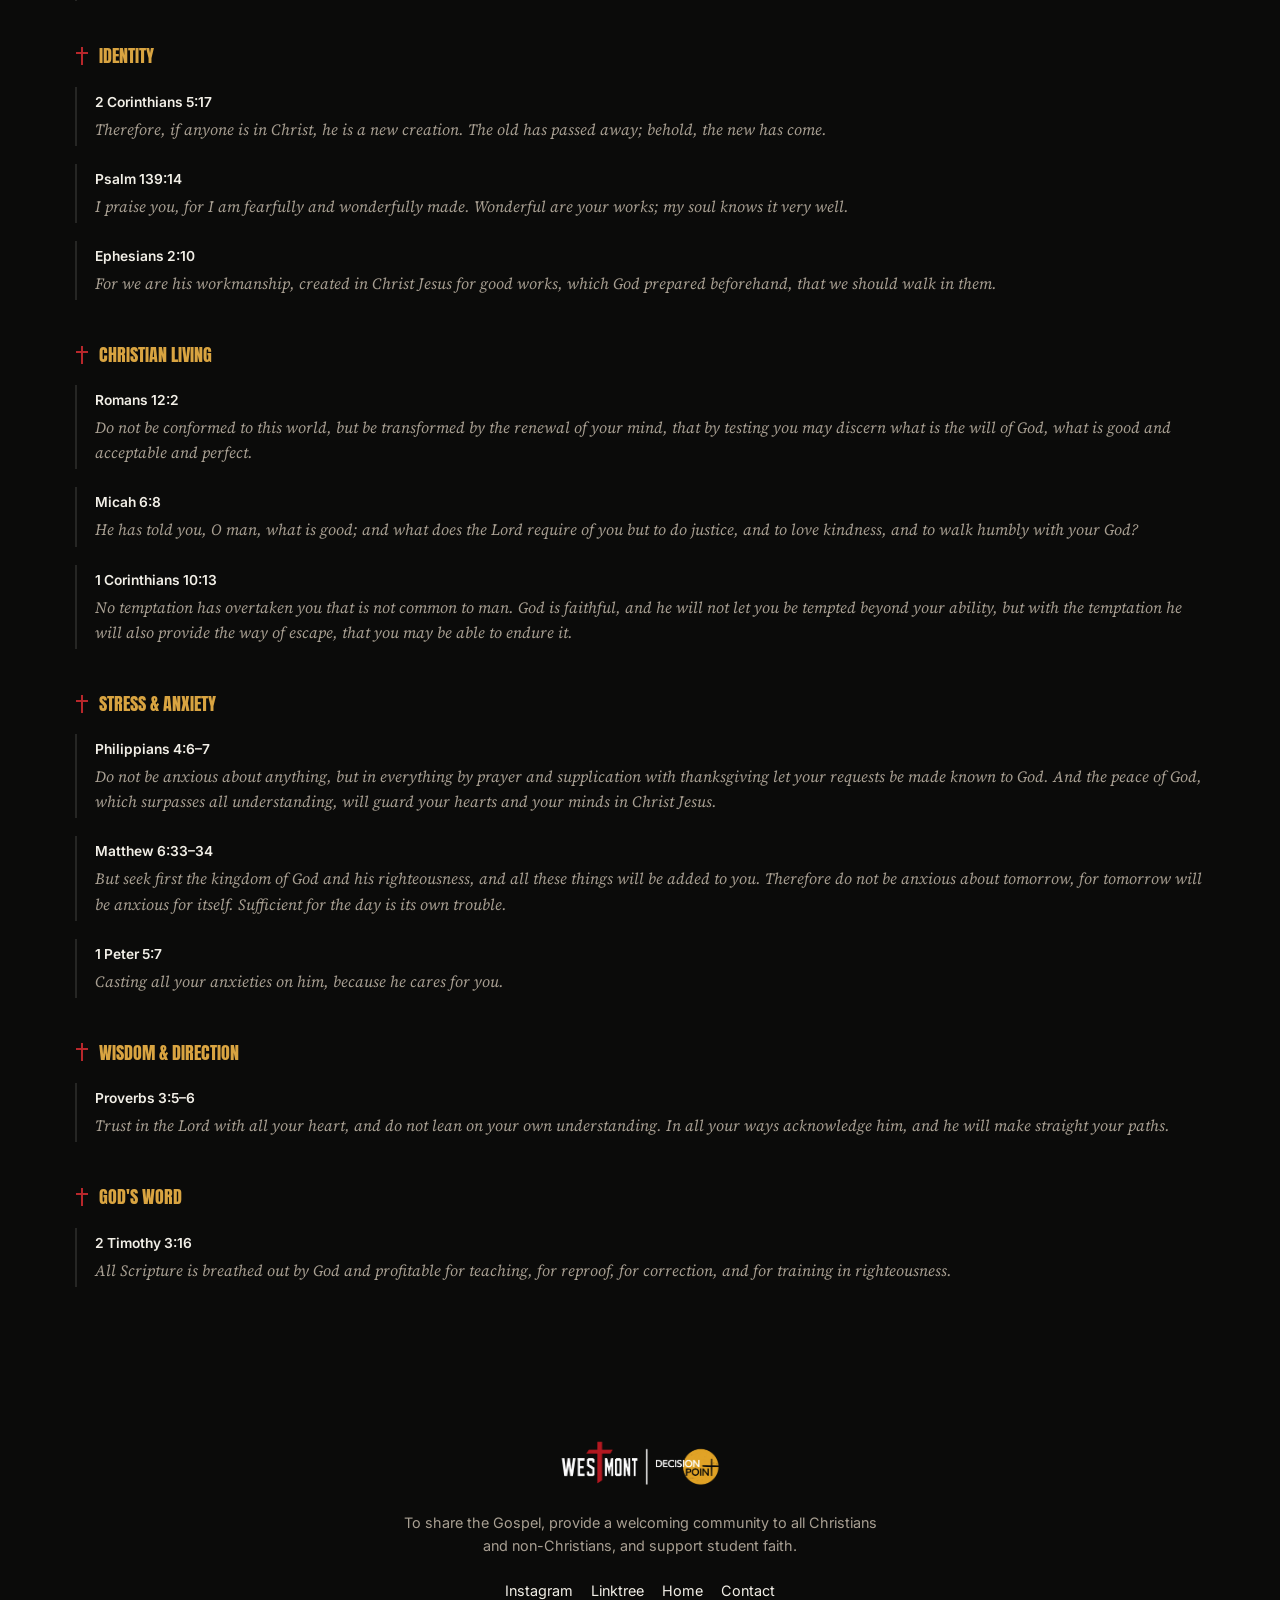
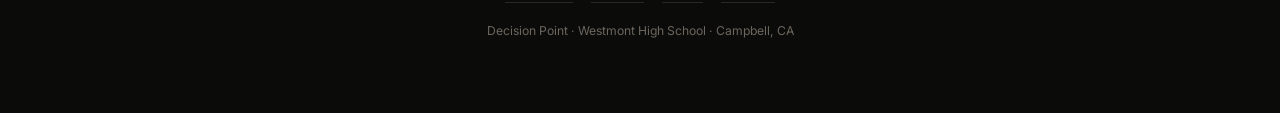
<file: verses.html>
<!DOCTYPE html>
<html lang="en">
<head>
<meta charset="UTF-8">
<meta name="viewport" content="width=device-width, initial-scale=1.0">
<title>Verses | Decision Point</title>
<meta name="description" content="Scripture organized by topic — Salvation, God's Love, Identity, Christian Living, Stress & Anxiety, Wisdom & Direction, and God's Word.">
<link rel="icon" type="image/png" sizes="48x48" href="assets/favicon-48.png">
<link rel="icon" type="image/png" sizes="192x192" href="assets/favicon-192.png">
<link rel="apple-touch-icon" href="assets/favicon-192.png">
<link rel="stylesheet" href="style.css">
</head>
<body>

<div class="scroll-progress"><div class="scroll-progress-bar" id="scrollProgressBar"></div></div>

<nav class="nav" id="siteNav">
  <div class="nav-inner">
    <a class="nav-brand" href="index.html">
      <img src="assets/logowhs.png" alt="Westmont Decision Point">
    </a>
    <button class="nav-toggle" id="navToggle" aria-label="Toggle menu" aria-expanded="false">
      <span></span><span></span><span></span>
    </button>
    <ul class="nav-links">
      <li><a href="index.html">Home</a></li>
      <li><a href="calendar.html">Calendar</a></li>

      <li class="nav-dropdown">
        <button class="nav-dropdown-btn" type="button" aria-haspopup="true" aria-expanded="false">About <span class="caret">&#9662;</span></button>
        <div class="dropdown-menu">
          <a href="board.html">Our Board</a>
          <a href="what-we-believe.html">What We Believe</a>
          <a href="verses.html">Verses</a>
        </div>
      </li>

      <li><a href="https://www.instagram.com/whs.dp.christian/" target="_blank" rel="noopener">Instagram</a></li>
      <li><a href="https://linktr.ee/westmontdp" target="_blank" rel="noopener">Linktree</a></li>
      <li><a href="contact.html">Contact</a></li>
    </ul>
  </div>
</nav>

<header class="hero" style="padding-top:60px; padding-bottom:44px;">
  <div class="wrap">
    <div class="eyebrow hero-anim d1" style="justify-content:center;"><span class="tick"></span>About</div>
    <h1 class="hero-anim d2" style="font-size: clamp(2rem, 6vw, 3.2rem);">Verses</h1>
    <p class="mission hero-anim d3">Scripture organized by what you might be walking through.</p>
  </div>
</header>

<section class="block reveal reveal-left">
  <div class="wrap">
    <nav class="topic-nav subnav">
      <a href="board.html">Our Board</a>
      <a href="what-we-believe.html">What We Believe</a>
      <a href="verses.html">Verses</a>
    </nav>

    <p style="color:var(--muted); font-family:var(--ui); font-size:0.92rem; margin-top:-6px; margin-bottom:24px;">Jump to what's on your mind:</p>
    <nav class="topic-nav">
      <a href="#salvation">Salvation</a>
      <a href="#gods-love">God's Love</a>
      <a href="#identity">Identity</a>
      <a href="#christian-living">Christian Living</a>
      <a href="#stress-anxiety">Stress &amp; Anxiety</a>
      <a href="#wisdom-direction">Wisdom &amp; Direction</a>
      <a href="#gods-word">God's Word</a>
    </nav>

    <div class="topic-group" id="salvation">
      <h3><span class="tick"></span>Salvation</h3>
      <div class="verse-item">
        <div class="ref">John 3:16</div>
        <p>For God so loved the world, that he gave his only Son, that whoever believes in him should not perish but have eternal life.</p>
      </div>
      <div class="verse-item">
        <div class="ref">Ephesians 2:8&ndash;9</div>
        <p>For by grace you have been saved through faith. And this is not your own doing; it is the gift of God, not a result of works, so that no one may boast.</p>
      </div>
      <div class="verse-item">
        <div class="ref">Romans 6:23</div>
        <p>For the wages of sin is death, but the free gift of God is eternal life in Christ Jesus our Lord.</p>
      </div>
    </div>

    <div class="topic-group" id="gods-love">
      <h3><span class="tick"></span>God's Love</h3>
      <div class="verse-item">
        <div class="ref">Romans 5:8</div>
        <p>But God shows his love for us in that while we were still sinners, Christ died for us.</p>
      </div>
      <div class="verse-item">
        <div class="ref">Romans 8:38&ndash;39</div>
        <p>For I am sure that neither death nor life, nor angels nor rulers, nor things present nor things to come, nor powers, nor height nor depth, nor anything else in all creation, will be able to separate us from the love of God in Christ Jesus our Lord.</p>
      </div>
    </div>

    <div class="topic-group" id="identity">
      <h3><span class="tick"></span>Identity</h3>
      <div class="verse-item">
        <div class="ref">2 Corinthians 5:17</div>
        <p>Therefore, if anyone is in Christ, he is a new creation. The old has passed away; behold, the new has come.</p>
      </div>
      <div class="verse-item">
        <div class="ref">Psalm 139:14</div>
        <p>I praise you, for I am fearfully and wonderfully made. Wonderful are your works; my soul knows it very well.</p>
      </div>
      <div class="verse-item">
        <div class="ref">Ephesians 2:10</div>
        <p>For we are his workmanship, created in Christ Jesus for good works, which God prepared beforehand, that we should walk in them.</p>
      </div>
    </div>

    <div class="topic-group" id="christian-living">
      <h3><span class="tick"></span>Christian Living</h3>
      <div class="verse-item">
        <div class="ref">Romans 12:2</div>
        <p>Do not be conformed to this world, but be transformed by the renewal of your mind, that by testing you may discern what is the will of God, what is good and acceptable and perfect.</p>
      </div>
      <div class="verse-item">
        <div class="ref">Micah 6:8</div>
        <p>He has told you, O man, what is good; and what does the Lord require of you but to do justice, and to love kindness, and to walk humbly with your God?</p>
      </div>
      <div class="verse-item">
        <div class="ref">1 Corinthians 10:13</div>
        <p>No temptation has overtaken you that is not common to man. God is faithful, and he will not let you be tempted beyond your ability, but with the temptation he will also provide the way of escape, that you may be able to endure it.</p>
      </div>
    </div>

    <div class="topic-group" id="stress-anxiety">
      <h3><span class="tick"></span>Stress &amp; Anxiety</h3>
      <div class="verse-item">
        <div class="ref">Philippians 4:6&ndash;7</div>
        <p>Do not be anxious about anything, but in everything by prayer and supplication with thanksgiving let your requests be made known to God. And the peace of God, which surpasses all understanding, will guard your hearts and your minds in Christ Jesus.</p>
      </div>
      <div class="verse-item">
        <div class="ref">Matthew 6:33&ndash;34</div>
        <p>But seek first the kingdom of God and his righteousness, and all these things will be added to you. Therefore do not be anxious about tomorrow, for tomorrow will be anxious for itself. Sufficient for the day is its own trouble.</p>
      </div>
      <div class="verse-item">
        <div class="ref">1 Peter 5:7</div>
        <p>Casting all your anxieties on him, because he cares for you.</p>
      </div>
    </div>

    <div class="topic-group" id="wisdom-direction">
      <h3><span class="tick"></span>Wisdom &amp; Direction</h3>
      <div class="verse-item">
        <div class="ref">Proverbs 3:5&ndash;6</div>
        <p>Trust in the Lord with all your heart, and do not lean on your own understanding. In all your ways acknowledge him, and he will make straight your paths.</p>
      </div>
    </div>

    <div class="topic-group" id="gods-word">
      <h3><span class="tick"></span>God's Word</h3>
      <div class="verse-item">
        <div class="ref">2 Timothy 3:16</div>
        <p>All Scripture is breathed out by God and profitable for teaching, for reproof, for correction, and for training in righteousness.</p>
      </div>
    </div>
  </div>
</section>

<footer>
  <div class="wrap">
    <img src="assets/logo-horizontal.png" alt="Decision Point" style="height:56px;margin:0 auto 20px;">
    <p class="mission">To share the Gospel, provide a welcoming community to all Christians and non-Christians, and support student faith.</p>
    <div class="social">
      <a href="https://www.instagram.com/whs.dp.christian/" target="_blank" rel="noopener">Instagram</a>
      <a href="https://linktr.ee/westmontdp" target="_blank" rel="noopener">Linktree</a>
      <a href="index.html">Home</a>
      <a href="contact.html">Contact</a>
    </div>
    <p class="fine">Decision Point &middot; Westmont High School &middot; Campbell, CA</p>
  </div>
</footer>

<script>
(function(){
  var nav = document.getElementById('siteNav');
  var toggle = document.getElementById('navToggle');
  toggle.addEventListener('click', function(e){
    e.stopPropagation();
    var isOpen = nav.classList.toggle('open');
    toggle.setAttribute('aria-expanded', String(isOpen));
  });
  // close mobile menu after tapping a normal link (not the About dropdown button)
  nav.querySelectorAll('.nav-links > li > a').forEach(function(link){
    link.addEventListener('click', function(){
      nav.classList.remove('open');
      toggle.setAttribute('aria-expanded', 'false');
    });
  });
  nav.querySelectorAll('.dropdown-menu a').forEach(function(link){
    link.addEventListener('click', function(){
      nav.classList.remove('open');
      toggle.setAttribute('aria-expanded', 'false');
    });
  });
})();
</script>
<script>
(function(){
  var bar = document.getElementById('scrollProgressBar');
  function update(){
    var doc = document.documentElement;
    var scrollTop = doc.scrollTop || document.body.scrollTop;
    var scrollHeight = (doc.scrollHeight || document.body.scrollHeight) - doc.clientHeight;
    var pct = scrollHeight > 0 ? (scrollTop / scrollHeight) * 100 : 0;
    bar.style.width = pct + '%';
  }
  window.addEventListener('scroll', update, { passive: true });
  window.addEventListener('resize', update);
  update();
})();
</script>
<script>
(function(){
  var els = document.querySelectorAll('.reveal');
  if(!('IntersectionObserver' in window)){
    els.forEach(function(el){ el.classList.add('visible'); });
    return;
  }
  var io = new IntersectionObserver(function(entries){
    entries.forEach(function(entry){
      if(entry.isIntersecting){
        entry.target.classList.add('visible');
        io.unobserve(entry.target);
      }
    });
  }, { threshold: 0.15, rootMargin: '0px 0px -60px 0px' });
  els.forEach(function(el){ io.observe(el); });
})();
</script>
<script>
document.querySelectorAll('.nav-dropdown-btn').forEach(function(btn){
  var item = btn.closest('.nav-dropdown');
  btn.addEventListener('click', function(e){
    e.stopPropagation();
    var isOpen = item.classList.contains('open');
    document.querySelectorAll('.nav-dropdown.open').forEach(function(d){ d.classList.remove('open'); });
    if(!isOpen){ item.classList.add('open'); btn.setAttribute('aria-expanded','true'); }
    else{ btn.setAttribute('aria-expanded','false'); }
  });
});
document.addEventListener('click', function(){
  document.querySelectorAll('.nav-dropdown.open').forEach(function(d){
    d.classList.remove('open');
    d.querySelector('.nav-dropdown-btn').setAttribute('aria-expanded','false');
  });
});
</script>
</body>
</html>
</file>
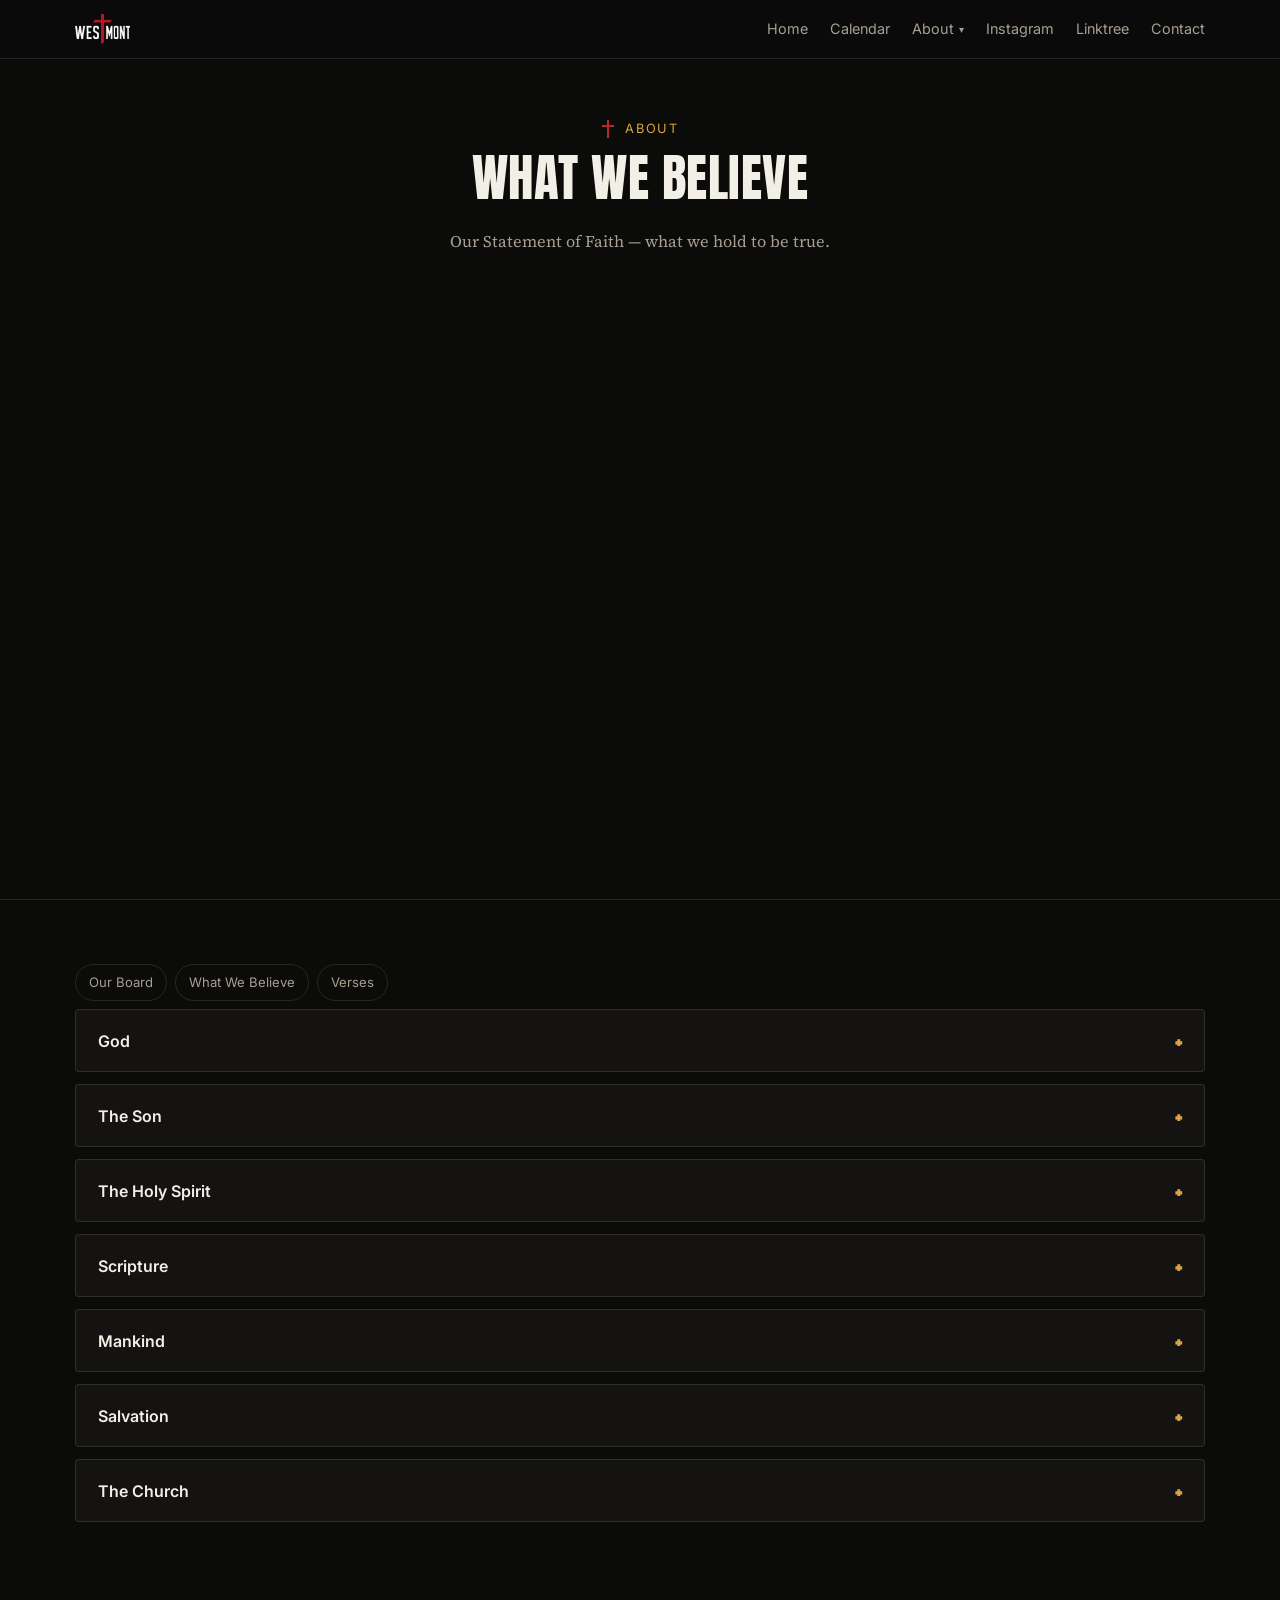
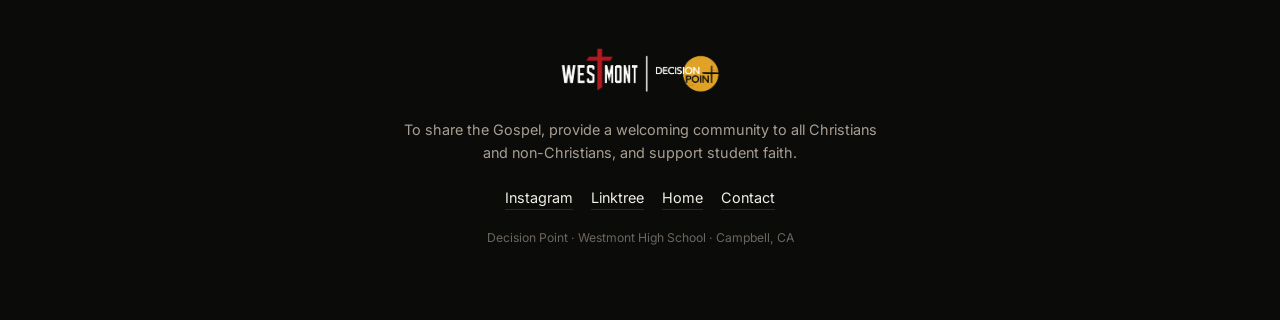
<file: what-we-believe.html>
<!DOCTYPE html>
<html lang="en">
<head>
<meta charset="UTF-8">
<meta name="viewport" content="width=device-width, initial-scale=1.0">
<title>What We Believe | Decision Point</title>
<meta name="description" content="Decision Point's Statement of Faith — what we believe about God, Scripture, mankind, salvation, and the Church.">
<link rel="icon" type="image/png" sizes="48x48" href="assets/favicon-48.png">
<link rel="icon" type="image/png" sizes="192x192" href="assets/favicon-192.png">
<link rel="apple-touch-icon" href="assets/favicon-192.png">
<link rel="stylesheet" href="style.css">
</head>
<body>

<div class="scroll-progress"><div class="scroll-progress-bar" id="scrollProgressBar"></div></div>

<nav class="nav" id="siteNav">
  <div class="nav-inner">
    <a class="nav-brand" href="index.html">
      <img src="assets/logowhs.png" alt="Westmont Decision Point">
    </a>
    <button class="nav-toggle" id="navToggle" aria-label="Toggle menu" aria-expanded="false">
      <span></span><span></span><span></span>
    </button>
    <ul class="nav-links">
      <li><a href="index.html">Home</a></li>
      <li><a href="calendar.html">Calendar</a></li>
      
      <li class="nav-dropdown">
        <button class="nav-dropdown-btn" type="button" aria-haspopup="true" aria-expanded="false">About <span class="caret">&#9662;</span></button>
        <div class="dropdown-menu">
          <a href="board.html">Our Board</a>
          <a href="what-we-believe.html">What We Believe</a>
          <a href="verses.html">Verses</a>
        </div>
      </li>
      
      <li><a href="https://www.instagram.com/whs.dp.christian/" target="_blank" rel="noopener">Instagram</a></li>
      <li><a href="https://linktr.ee/westmontdp" target="_blank" rel="noopener">Linktree</a></li>
      <li><a href="contact.html">Contact</a></li>
    </ul>
  </div>
</nav>

<header class="hero" style="padding-top:60px; padding-bottom:44px;">
  <div class="wrap">
    <div class="eyebrow hero-anim d1" style="justify-content:center;"><span class="tick"></span>About</div>
    <h1 class="hero-anim d2" style="font-size: clamp(2rem, 6vw, 3.2rem);">What We Believe</h1>
    <p class="mission hero-anim d3">Our Statement of Faith — what we hold to be true.</p>
  </div>
</header>

<section class="block reveal reveal-left">
  <div class="wrap">
    <nav class="topic-nav subnav">
      <a href="board.html">Our Board</a>
      <a href="what-we-believe.html">What We Believe</a>
      <a href="verses.html">Verses</a>
    </nav>

    <div class="faith">
      <button class="faith-summary" type="button" aria-expanded="false">God <span class="plus">+</span></button>
      <div class="faith-panel">
        <div class="faith-panel-inner">
          <div class="body">
            <p>There is one true God eternally existing in three persons — Father, Son, and Holy Spirit. He is the Lord of the universe and creator of Heaven and earth and all things.</p>
        <div class="refs">Deut. 6:4 &middot; Matt. 18:18 &middot; John 1:1&ndash;3, 18 &middot; Acts 5:3&ndash;4</div>
          </div>
        </div>
      </div>
    </div>

    <div class="faith">
      <button class="faith-summary" type="button" aria-expanded="false">The Son <span class="plus">+</span></button>
      <div class="faith-panel">
        <div class="faith-panel-inner">
          <div class="body">
            <p>Jesus Christ is God's only Son, who became flesh through His miraculous conception by the Holy Spirit and His virgin birth through Mary. He voluntarily atoned for the sins of men by dying on the cross. He rose from the dead on the third day, and He ascended bodily into heaven. He promised to come back again and will meet believers in the air. He is the only mediator between God and man, and He alone is the Savior of men, the Head of the church.</p>
        <div class="refs">Matt. 1:18&ndash;25 &middot; Luke 1:30&ndash;37; 24:36&ndash;43 &middot; John 1:1,14; 10:17,18; 20:24&ndash;29 &middot; Acts 1:9&ndash;11 &middot; Rom. 3:24&ndash;26 &middot; 1 Cor. 15:4,14&ndash;20 &middot; 2 Cor. 5:21 &middot; Eph. 1:20; Phil. 2:6&ndash;11 &middot; Col. 2:9 &middot; 1 Tim. 2:5 &middot; Heb. 7:24,25 &middot; 1 Pet. 3:18 &middot; 1 John 2:1,2; 3:5; 4:10</div>
          </div>
        </div>
      </div>
    </div>

    <div class="faith">
      <button class="faith-summary" type="button" aria-expanded="false">The Holy Spirit <span class="plus">+</span></button>
      <div class="faith-panel">
        <div class="faith-panel-inner">
          <div class="body">
            <p>The Holy Spirit is the comforter sent by God. He came to convict sinners and draw them to Christ. The Spirit dwells in the heart of those who believe and empowers them to understand and obey God's truth.</p>
        <div class="refs">John 3:5&ndash;8; 14:16&ndash;26; 16:7&ndash;15 &middot; Rom. 8:2&ndash;4,9 &middot; 1 Cor. 6:19 &middot; Gal. 3:2,3; 5:16&ndash;25 &middot; Eph. 1:13,14; 5:18 &middot; Titus 3:5</div>
          </div>
        </div>
      </div>
    </div>

    <div class="faith">
      <button class="faith-summary" type="button" aria-expanded="false">Scripture <span class="plus">+</span></button>
      <div class="faith-panel">
        <div class="faith-panel-inner">
          <div class="body">
            <p>All Scripture — the sixty-six books of the Old and New Testament — is given by the plenary inspiration of God. The whole Bible is uniquely, verbally, and fully inspired in the sense that holy men of God were moved by the Holy Spirit to write the very words of Scripture, without error in the original manuscripts. As God's infallible written Word, the Bible is the supreme and final authority in all matters on which it speaks — the complete revelation of His will for the salvation of men, and the final authority for all Christian faith, life, and practice.</p>
        <div class="refs">Mark 13:11 &middot; Luke 24:27,44 &middot; John 5:39 &middot; Acts 1:16; 17:2&ndash;3; 18:28; 26:22&ndash;23; 28:23 &middot; Rom. 15:4 &middot; 1 Cor. 2:13; 10:11</div>
          </div>
        </div>
      </div>
    </div>

    <div class="faith">
      <button class="faith-summary" type="button" aria-expanded="false">Mankind <span class="plus">+</span></button>
      <div class="faith-panel">
        <div class="faith-panel-inner">
          <div class="body">
            <p>Man was originally created in the image of God. But he (Adam) sinned by disobeying God, and thus was alienated from his Creator and became a sinner. He must believe in Jesus Christ as the sole means of forgiveness to be made righteous.</p>
        <div class="refs">Rom. 3:22&ndash;23 &middot; Eph. 2:1&ndash;3, 8&ndash;10</div>
          </div>
        </div>
      </div>
    </div>

    <div class="faith">
      <button class="faith-summary" type="button" aria-expanded="false">Salvation <span class="plus">+</span></button>
      <div class="faith-panel">
        <div class="faith-panel-inner">
          <div class="body">
            <p>Whoever believes in Jesus Christ as God's only Son, who came in the flesh, and submits to Him will receive eternal life. Those who do not believe will receive eternal judgment.</p>
        <div class="refs">John 1:12,13 &middot; Rom. 3:21&ndash;26; 8:14&ndash;17; 9:30&ndash;33 &middot; Gal. 3:11&ndash;14, 22&ndash;24 &middot; Eph. 2:8&ndash;10 &middot; 1 Thes. 1:5 &middot; 1 John 5:9&ndash;13</div>
          </div>
        </div>
      </div>
    </div>

    <div class="faith">
      <button class="faith-summary" type="button" aria-expanded="false">The Church <span class="plus">+</span></button>
      <div class="faith-panel">
        <div class="faith-panel-inner">
          <div class="body">
            <p>The church is the body of Christ, of which He is the head. She is composed of all believers, cleansed by the blood of Jesus Christ by faith. God admonishes His people to assemble together regularly for worship, for participation in the ordinances, for edification through the Scriptures, and for mutual encouragement.</p>
        <div class="refs">Acts 2:41,42; 20:7 &middot; Eph. 1:22,23; 4:11&ndash;16; 5:23&ndash;32 &middot; Col. 1:18 &middot; 1 Thes. 4:13&ndash;18 &middot; 1 Tim. 4:13 &middot; 2 Tim. 3:16&ndash;4:2 &middot; Heb. 10:23&ndash;25</div>
          </div>
        </div>
      </div>
    </div>
  </div>
</section>

<footer>
  <div class="wrap">
    <img src="assets/logo-horizontal.png" alt="Decision Point" style="height:56px;margin:0 auto 20px;">
    <p class="mission">To share the Gospel, provide a welcoming community to all Christians and non-Christians, and support student faith.</p>
    <div class="social">
      <a href="https://www.instagram.com/whs.dp.christian/" target="_blank" rel="noopener">Instagram</a>
      <a href="https://linktr.ee/westmontdp" target="_blank" rel="noopener">Linktree</a>
      <a href="index.html">Home</a>
      <a href="contact.html">Contact</a>
    </div>
    <p class="fine">Decision Point &middot; Westmont High School &middot; Campbell, CA</p>
  </div>
</footer>

<script>
(function(){
  var nav = document.getElementById('siteNav');
  var toggle = document.getElementById('navToggle');
  toggle.addEventListener('click', function(e){
    e.stopPropagation();
    var isOpen = nav.classList.toggle('open');
    toggle.setAttribute('aria-expanded', String(isOpen));
  });
  // close mobile menu after tapping a normal link (not the About dropdown button)
  nav.querySelectorAll('.nav-links > li > a').forEach(function(link){
    link.addEventListener('click', function(){
      nav.classList.remove('open');
      toggle.setAttribute('aria-expanded', 'false');
    });
  });
  nav.querySelectorAll('.dropdown-menu a').forEach(function(link){
    link.addEventListener('click', function(){
      nav.classList.remove('open');
      toggle.setAttribute('aria-expanded', 'false');
    });
  });
})();
</script>
<script>
(function(){
  var bar = document.getElementById('scrollProgressBar');
  function update(){
    var doc = document.documentElement;
    var scrollTop = doc.scrollTop || document.body.scrollTop;
    var scrollHeight = (doc.scrollHeight || document.body.scrollHeight) - doc.clientHeight;
    var pct = scrollHeight > 0 ? (scrollTop / scrollHeight) * 100 : 0;
    bar.style.width = pct + '%';
  }
  window.addEventListener('scroll', update, { passive: true });
  window.addEventListener('resize', update);
  update();
})();
</script>
<script>
(function(){
  var els = document.querySelectorAll('.reveal');
  if(!('IntersectionObserver' in window)){
    els.forEach(function(el){ el.classList.add('visible'); });
    return;
  }
  var io = new IntersectionObserver(function(entries){
    entries.forEach(function(entry){
      if(entry.isIntersecting){
        entry.target.classList.add('visible');
        io.unobserve(entry.target);
      }
    });
  }, { threshold: 0.15, rootMargin: '0px 0px -60px 0px' });
  els.forEach(function(el){ io.observe(el); });
})();
</script>
<script>
document.querySelectorAll('.faith-summary').forEach(function(btn){
  btn.addEventListener('click', function(){
    var item = btn.closest('.faith');
    var isOpen = item.classList.contains('open');
    item.classList.toggle('open', !isOpen);
    btn.setAttribute('aria-expanded', String(!isOpen));
  });
});
</script>
<script>
document.querySelectorAll('.nav-dropdown-btn').forEach(function(btn){
  var item = btn.closest('.nav-dropdown');
  btn.addEventListener('click', function(e){
    e.stopPropagation();
    var isOpen = item.classList.contains('open');
    document.querySelectorAll('.nav-dropdown.open').forEach(function(d){ d.classList.remove('open'); });
    if(!isOpen){ item.classList.add('open'); btn.setAttribute('aria-expanded','true'); }
    else{ btn.setAttribute('aria-expanded','false'); }
  });
});
document.addEventListener('click', function(){
  document.querySelectorAll('.nav-dropdown.open').forEach(function(d){
    d.classList.remove('open');
    d.querySelector('.nav-dropdown-btn').setAttribute('aria-expanded','false');
  });
});
</script>
</body>
</html>
</file>
<file: style.css>
@import url('https://fonts.googleapis.com/css2?family=Anton&family=Source+Serif+4:ital,wght@0,400;0,600;1,400&family=Inter:wght@400;500;600&display=swap');

:root{
  --bg: #0b0b0a;
  --bg-panel: #141311;
  --bg-panel-2: #1a1815;
  --fg: #f2efe7;
  --muted: #a89f92;
  --red: #b8272b;
  --red-dark: #7a1a1d;
  --gold: #d9a441;
  --line: rgba(242,239,231,0.12);
  --serif: 'Source Serif 4', Georgia, serif;
  --display: 'Anton', 'Inter', sans-serif;
  --ui: 'Inter', sans-serif;
}

*{ box-sizing: border-box; }
html{ scroll-behavior: smooth; overflow-x: hidden; width: 100%; }
body{
  margin:0;
  background: var(--bg);
  color: var(--fg);
  font-family: var(--serif);
  line-height: 1.6;
  -webkit-font-smoothing: antialiased;
  overflow-x: hidden;
  max-width: 100vw;
}

a{ color: inherit; }

img{ max-width:100%; display:block; }

.wrap{
  width: 92%;
  max-width: 1600px;
  margin: 0 auto;
  padding: 0 24px;
}

/* --- Nav --- */
.nav{
  position: sticky;
  top:0;
  z-index: 50;
  background: rgba(11,11,10,0.9);
  backdrop-filter: blur(6px);
  border-bottom: 1px solid var(--line);
}
.nav-inner{
  width: 92%;
  max-width: 1600px;
  margin: 0 auto;
  padding: 14px 24px;
  display:flex;
  align-items:center;
  justify-content: space-between;
}
.nav-brand{
  display:flex;
  align-items:center;
  gap:10px;
  text-decoration:none;
  font-family: var(--ui);
  font-weight:600;
  letter-spacing: 0.02em;
  color: var(--fg);
}
.nav-brand img{ height: 30px; width:auto; }
.nav-links{
  display:flex;
  align-items: center;
  gap: 22px;
  list-style:none;
  margin:0; padding:0;
  font-family: var(--ui);
  font-size: 0.9rem;
}
.nav-links a{
  text-decoration:none;
  color: var(--muted);
  transition: color 0.15s ease;
}
.nav-links a:hover, .nav-links a.active{ color: var(--fg); }

/* --- Mobile nav toggle --- */
.nav-toggle{
  display:none;
  flex-direction:column;
  justify-content:center;
  gap: 5px;
  width: 32px;
  height: 32px;
  background:none;
  border:none;
  appearance:none;
  -webkit-appearance:none;
  cursor:pointer;
  padding:0;
}
.nav-toggle span{
  display:block;
  height: 2px;
  width: 100%;
  background: var(--fg);
  border-radius: 2px;
  transition: transform 0.25s ease, opacity 0.25s ease;
}
.nav.open .nav-toggle span:nth-child(1){ transform: translateY(7px) rotate(45deg); }
.nav.open .nav-toggle span:nth-child(2){ opacity: 0; }
.nav.open .nav-toggle span:nth-child(3){ transform: translateY(-7px) rotate(-45deg); }

@media (max-width: 768px){
  .nav-toggle{ display:flex; }
  .nav-links{
    position: fixed;
    top: 61px;
    left:0;
    right:0;
    flex-direction: column;
    align-items: flex-start;
    gap: 0;
    background: var(--bg-panel);
    border-bottom: 1px solid var(--line);
    max-height: 0;
    overflow: hidden;
    transition: max-height 0.3s ease;
  }
  .nav.open .nav-links{ max-height: 400px; }
  .nav-links li{ width: 100%; }
  .nav-links > li > a, .nav-dropdown-btn{
    display:block;
    width: 100%;
    padding: 14px 24px;
    font-size: 0.95rem;
  }
  .nav-dropdown{ width: 100%; flex-direction: column; align-items: stretch; }
  .dropdown-menu{
    position: static;
    transform: none;
    display: none;
    min-width: auto;
    width: 100%;
    background: var(--bg-panel-2);
    border: none;
    border-radius: 0;
    padding: 0;
  }
  .nav-dropdown.open .dropdown-menu{ display:flex; }
  .dropdown-menu a{
    padding: 12px 24px 12px 40px;
    border-radius: 0;
  }
}

/* --- Nav dropdown --- */
.nav-dropdown{
  position: relative;
  display:flex;
  align-items:center;
}
.nav-dropdown-btn{
  appearance: none;
  -webkit-appearance: none;
  background:none;
  border:none;
  outline:none;
  font-family: var(--ui);
  font-size: 0.9rem;
  font-weight: 400;
  line-height: normal;
  color: var(--muted);
  cursor:pointer;
  padding:0;
  margin:0;
  display:flex;
  align-items:center;
  gap:5px;
  transition: color 0.15s ease;
}
.nav-dropdown-btn:hover, .nav-dropdown.open .nav-dropdown-btn{ color: var(--fg); }
.nav-dropdown-btn .caret{
  font-size: 0.7em;
  transition: transform 0.15s ease;
}
.nav-dropdown.open .nav-dropdown-btn .caret{ transform: rotate(180deg); }
.dropdown-menu{
  position:absolute;
  top: calc(100% + 14px);
  left: 50%;
  transform: translateX(-50%);
  background: var(--bg-panel);
  border: 1px solid var(--line);
  border-radius: 4px;
  min-width: 190px;
  padding: 6px;
  display:none;
  flex-direction:column;
  z-index: 60;
}
.nav-dropdown.open .dropdown-menu{ display:flex; }
.dropdown-menu a{
  padding: 10px 12px;
  border-radius: 3px;
  font-size: 0.88rem;
  color: var(--fg) !important;
  white-space: nowrap;
}
.dropdown-menu a:hover{ background: var(--bg-panel-2); color: var(--gold) !important; }

/* --- Cross tick: signature element, echoes the crossbar in the logo --- */
.tick{
  display:inline-block;
  position:relative;
  width: 14px; height: 18px;
  margin-right: 10px;
  vertical-align: middle;
}
.tick::before, .tick::after{
  content:"";
  position:absolute;
  background: var(--red);
}
.tick::before{ /* stem */
  left: 6px; top:0;
  width:2px; height:18px;
}
.tick::after{ /* bar */
  left:1px; top:5px;
  width:12px; height:2px;
}

.eyebrow{
  display:flex;
  align-items:center;
  font-family: var(--ui);
  font-size: 0.8rem;
  letter-spacing: 0.14em;
  text-transform: uppercase;
  color: var(--gold);
  margin-bottom: 14px;
}

/* --- Hero --- */
.hero{
  padding: 88px 0 64px;
  text-align:center;
  border-bottom: 1px solid var(--line);
}
.hero-grid{
  display:grid;
  grid-template-areas: "content" "image";
  gap: 44px;
  align-items:center;
}
.hero-content-col{ grid-area: content; }
.hero-image-col{ grid-area: image; position: relative; }
.hero-content-inner{
  width: 92%;
  max-width: 1600px;
  margin: 0 auto;
  padding: 0 24px;
}
.hero-image-col img{
  width: 100%;
  aspect-ratio: 4 / 3;
  object-fit: cover;
  display:block;
}
@media (min-width: 900px){
  .hero{ padding: 0; min-height: calc(100vh - 59px); }
  .hero-grid{
    height: 100%;
    grid-template-columns: 1fr 1fr;
    grid-template-areas: "content image";
    gap: 0;
    align-items: stretch;
  }
  .hero-content-inner{ padding: 88px 40px 64px 56px; text-align:left; max-width: 640px; }
  .hero-content-col{ display:flex; align-items:center; justify-content:flex-start; }
  .hero-content-inner img.logo{ margin: 0 0 28px; }
  .hero-content-inner h1{ font-size: clamp(2.2rem, 4.2vw, 3.6rem); }
  .hero-content-inner .verse{ font-size: 1rem; max-width:none; margin-left:0; margin-right:0; }
  .hero-content-inner .mission{ font-size: 0.98rem; max-width:none; margin-left:0; margin-right:0; }
  .hero-content-inner .cta-row{ justify-content: flex-start; }
}
.hero img.logo{
  height: auto;
  max-height: 150px;
  width: auto;
  max-width: 100%;
  margin: 0 auto 28px;
}
.hero h1{
  font-family: var(--display);
  font-weight: 400;
  font-size: clamp(3.2rem, 10vw, 7rem);
  letter-spacing: 0.01em;
  line-height: 0.98;
  margin: 0 0 24px;
  text-transform: uppercase;
}
.hero h1 .accent{ color: var(--red); }
.hero .verse{
  max-width: 760px;
  margin: 0 auto 8px;
  font-style: italic;
  color: var(--fg);
  font-size: 1.08rem;
}
.hero .verse-ref{
  font-family: var(--ui);
  font-size: 0.82rem;
  letter-spacing: 0.08em;
  text-transform: uppercase;
  color: var(--gold);
  margin-bottom: 34px;
}
.hero .mission{
  max-width: 760px;
  margin: 0 auto 34px;
  color: var(--muted);
  font-size: 1.02rem;
}
.cta-row{
  display:flex;
  gap: 14px;
  justify-content:center;
  flex-wrap: wrap;
}
.btn{
  display:inline-block;
  font-family: var(--ui);
  font-weight:600;
  font-size: 0.92rem;
  padding: 13px 26px;
  border-radius: 3px;
  text-decoration:none;
  letter-spacing: 0.01em;
  transition: transform 0.12s ease, background 0.15s ease;
}
.btn:hover{ transform: translateY(-1px); }
.btn-primary{
  background: var(--red);
  color: #fff;
}
.btn-primary:hover{ background: #cf2f34; }
.btn-ghost{
  background: transparent;
  color: var(--fg);
  border: 1px solid var(--line);
}
.btn-ghost:hover{ border-color: var(--gold); color: var(--gold); }

/* --- Sections --- */
section.block{
  padding: 64px 0;
  border-bottom: 1px solid var(--line);
}
section.block:last-of-type{ border-bottom:none; }
.block h2{
  font-family: var(--display);
  font-weight:400;
  text-transform: uppercase;
  font-size: 1.7rem;
  letter-spacing: 0.01em;
  margin: 0 0 22px;
}

.expect-grid{
  display:grid;
  grid-template-columns: repeat(3, 1fr);
  gap: 44px;
  margin-top: 8px;
}
.expect-card{
  padding: 0;
}
.expect-card .num{
  font-family: var(--display);
  color: var(--gold);
  font-size: 1.7rem;
  margin-bottom: 10px;
  display:block;
}
.expect-card h3{
  font-family: var(--ui);
  font-size: 1.35rem;
  margin: 0 0 12px;
  color: var(--fg);
}
.expect-card p{
  font-family: var(--ui);
  font-size: 1.08rem;
  color: var(--muted);
  margin:0;
  line-height:1.55;
}

.meet-card{
  padding: 0;
  display:grid;
  grid-template-columns: repeat(3, 1fr);
  gap: 32px;
}
.meet-item .label{
  font-family: var(--ui);
  font-size: 0.85rem;
  text-transform: uppercase;
  letter-spacing: 0.1em;
  color: var(--gold);
  margin-bottom: 8px;
}
.meet-item .value{
  font-family: var(--ui);
  font-size: 1.3rem;
  color: var(--fg);
}
.meet-note{
  margin-top: 16px;
  font-family: var(--ui);
  font-size: 0.86rem;
  color: var(--muted);
}

.playlist-card{
  width: 100%;
  border-radius: 12px;
  overflow: hidden;
  box-shadow: 0 0 0 1px var(--line);
}

/* --- About section --- */
.subnav{
  margin-bottom: 36px;
}

.about-grid{
  display:grid;
  grid-template-columns: repeat(3, 1fr);
  gap: 22px;
  margin-top: 8px;
}
.about-card{
  display:block;
  background: var(--bg-panel);
  border: 1px solid var(--line);
  border-radius: 4px;
  padding: 26px 22px;
  text-decoration:none;
  transition: border-color 0.15s ease, transform 0.15s ease;
}
.about-card:hover{ border-color: var(--gold); transform: translateY(-2px); }
.about-card h3{
  font-family: var(--display);
  text-transform: uppercase;
  font-weight:400;
  font-size: 1.2rem;
  color: var(--fg);
  margin: 0 0 10px;
}
.about-card p{
  font-family: var(--ui);
  font-size: 0.92rem;
  color: var(--muted);
  margin: 0 0 14px;
  line-height: 1.55;
}
.about-card .go{
  font-family: var(--ui);
  font-size: 0.82rem;
  color: var(--gold);
  font-weight:600;
}

.board-grid{
  display:grid;
  grid-template-columns: repeat(3, 1fr);
  gap: 24px;
  margin-top: 8px;
}
.board-card{
  background: var(--bg-panel);
  border: 1px solid var(--line);
  border-radius: 4px;
  padding: 24px 20px;
  text-align:center;
  opacity: 0;
  transform: translateY(24px);
  transition: opacity 0.55s cubic-bezier(0.16,0.84,0.44,1), transform 0.55s cubic-bezier(0.16,0.84,0.44,1);
}
.board-card.show{
  opacity: 1;
  transform: none;
}
.board-grid .board-card:nth-child(1){ transition-delay: 0s; }
.board-grid .board-card:nth-child(2){ transition-delay: 0.08s; }
.board-grid .board-card:nth-child(3){ transition-delay: 0.16s; }
.board-grid .board-card:nth-child(4){ transition-delay: 0.24s; }
.board-grid .board-card:nth-child(5){ transition-delay: 0.32s; }
.board-grid .board-card:nth-child(6){ transition-delay: 0.4s; }
@media (prefers-reduced-motion: reduce){
  .board-card{ opacity:1; transform:none; transition:none; }
}
.board-avatar{
  width: 84px;
  height: 84px;
  border-radius: 50%;
  background: var(--bg-panel-2);
  border: 2px solid var(--red);
  margin: 0 auto 16px;
  display:flex;
  align-items:center;
  justify-content:center;
  font-family: var(--display);
  font-size: 1.6rem;
  color: var(--gold);
  overflow: hidden;
}
.board-avatar img{
  width: 100%;
  height: 100%;
  object-fit: cover;
}
.board-card h3{
  font-family: var(--ui);
  font-weight:600;
  font-size: 1.02rem;
  margin: 0 0 4px;
  color: var(--fg);
}
.board-card .role{
  font-family: var(--ui);
  font-size: 0.82rem;
  text-transform: uppercase;
  letter-spacing: 0.06em;
  color: var(--gold);
  margin-bottom: 10px;
}
.board-card p{
  font-family: var(--ui);
  font-size: 0.88rem;
  color: var(--muted);
  margin:0;
  line-height:1.5;
}

@media (max-width: 640px){
  .about-grid{ grid-template-columns: 1fr; }
  .board-grid{ grid-template-columns: 1fr; }
  section.block{ padding: 44px 0; }
  .block h2{ font-size: 1.4rem; }
  .expect-card, .board-card, .about-card{ padding: 20px 18px; }
  .meet-card{ padding: 0; }
  .faith-summary{ padding: 14px 18px; font-size: 0.95rem; }
  .faith-panel .body{ padding: 0 18px 16px; font-size: 0.92rem; }
  .verse-item p{ font-size: 0.92rem; }
  .topic-nav a{ font-size: 0.78rem; padding: 6px 11px; }
}

/* --- Footer --- */
footer{
  padding: 44px 0 60px;
  text-align:center;
}
footer .mission{
  max-width: 480px;
  margin: 0 auto 22px;
  font-family: var(--ui);
  font-size: 0.9rem;
  color: var(--muted);
}
footer .social{
  display:flex;
  gap: 18px;
  justify-content:center;
  margin-bottom: 18px;
  font-family: var(--ui);
  font-size: 0.9rem;
}
footer .social a{ text-decoration:none; color: var(--fg); border-bottom: 1px solid var(--line); }
footer .social a:hover{ color: var(--gold); border-color: var(--gold); }
footer .fine{
  font-family: var(--ui);
  font-size: 0.76rem;
  color: #6b665e;
}

/* --- Beliefs page specifics --- */
.topic-nav{
  display:flex;
  flex-wrap:wrap;
  gap: 8px;
  margin-bottom: 8px;
}
.topic-nav a{
  font-family: var(--ui);
  font-size: 0.82rem;
  padding: 7px 13px;
  border: 1px solid var(--line);
  border-radius: 999px;
  text-decoration:none;
  color: var(--muted);
}
.topic-nav a:hover{ color: var(--fg); border-color: var(--gold); }

details.faith{
  background: var(--bg-panel);
  border: 1px solid var(--line);
  border-radius: 4px;
  margin-bottom: 12px;
  padding: 4px 22px;
}
details.faith summary{
  cursor:pointer;
  font-family: var(--ui);
  font-weight:600;
  font-size: 1rem;
  padding: 16px 0;
  list-style: none;
  display:flex;
  align-items:center;
  justify-content: space-between;
}
details.faith summary::-webkit-details-marker{ display:none; }
details.faith summary::after{
  content: "+";
  color: var(--gold);
  font-family: var(--display);
  font-size: 1.2rem;
}
details.faith[open] summary::after{ content: "–"; }
details.faith .body{
  padding: 0 0 18px;
  color: var(--muted);
  font-size: 0.98rem;
}
details.faith .refs{
  margin-top: 10px;
  font-family: var(--ui);
  font-size: 0.78rem;
  color: var(--gold);
  opacity: 0.85;
}

.topic-group{
  margin-bottom: 40px;
  scroll-margin-top: 90px;
}
.topic-group h3{
  font-family: var(--display);
  text-transform: uppercase;
  font-weight:400;
  font-size: 1.15rem;
  color: var(--gold);
  margin: 0 0 16px;
  display:flex;
  align-items:center;
}
.verse-item{
  border-left: 2px solid var(--line);
  padding: 4px 0 4px 18px;
  margin-bottom: 18px;
}
.verse-item .ref{
  font-family: var(--ui);
  font-weight:600;
  font-size: 0.86rem;
  color: var(--fg);
  margin-bottom: 4px;
}
.verse-item p{
  margin:0;
  font-style: italic;
  color: var(--muted);
  font-size: 0.98rem;
}

@media (max-width: 640px){
  .expect-grid{ grid-template-columns: 1fr; }
  .meet-card{ grid-template-columns: 1fr; }
  .nav-links{ gap: 14px; font-size: 0.82rem; }
  .hero{ padding: 64px 0 48px; }
}

/* --- Plain auto-advancing carousel (no controls) --- */
.auto-carousel{
  position: relative;
  width: 100%;
  max-width: 640px;
  margin: 0 auto;
  border-radius: 8px;
  overflow: hidden;
  box-shadow: 0 0 0 1px var(--line);
  background: var(--bg-panel);
}
.auto-carousel-track{
  display:flex;
  transition: transform 0.6s cubic-bezier(0.16,0.84,0.44,1);
}
.auto-carousel-slide{
  width: 100%;
  flex: none;
}
.auto-carousel-slide img{
  width: 100%;
  aspect-ratio: 4 / 5;
  object-fit: cover;
  object-position: top;
  display:block;
}

/* When placed inside the hero image slot, strip the boxed look and fill the space exactly like the static photo did */
.hero-image-col .auto-carousel{
  max-width: none;
  border-radius: 0;
  box-shadow: none;
  height: 100%;
}
.hero-image-col .auto-carousel-slide img{
  aspect-ratio: 4 / 5;
}
@media (min-width: 900px){
  .hero-image-col{ overflow: hidden; }
  .hero-image-col .auto-carousel{
    position: absolute;
    inset: 0;
    height: auto;
  }
  .hero-image-col .auto-carousel-track{
    height: 100%;
  }
  .hero-image-col .auto-carousel-slide{
    height: 100%;
    width: 100%;
  }
  .hero-image-col .auto-carousel-slide img{
    height: 100%;
    width: 100%;
    aspect-ratio: auto;
  }
}

/* --- Latest News coverflow carousel --- */
.news-carousel{
  position: relative;
  display:flex;
  align-items:center;
  gap: 10px;
}
.news-viewport{
  overflow-x: hidden;
  overflow-y: visible;
  flex: 1;
  padding: 24px 0;
}
.news-track{
  display:flex;
  align-items:center;
  transition: transform 0.5s cubic-bezier(0.16,0.84,0.44,1);
}
.news-card{
  flex: none;
  width: clamp(320px, 34vw, 540px);
  margin: 0 30px;
  border-radius: 8px;
  overflow: hidden;
  background: var(--bg-panel);
  border: 1px solid var(--line);
  opacity: 0.35;
  filter: grayscale(100%);
  transform: scale(0.86);
  transition: opacity 0.4s ease, filter 0.4s ease, transform 0.4s ease;
}
.news-card.active{
  opacity: 1;
  filter: grayscale(0%);
  transform: scale(1.08);
  border-color: var(--gold);
  z-index: 2;
}
.news-card img{
  width: 100%;
  aspect-ratio: 1 / 1;
  object-fit: cover;
  display:block;
}
.news-caption{
  padding: 14px 16px;
}
.news-caption h3{
  font-family: var(--ui);
  font-weight:600;
  font-size: 1.35rem;
  color: var(--fg);
  margin: 0 0 12px;
}
.news-caption p{
  font-family: var(--ui);
  font-size: 0.82rem;
  color: var(--muted);
  margin:0;
  line-height:1.5;
}
.news-btn{
  flex-shrink:0;
  background: var(--bg-panel);
  border: 1px solid var(--line);
  color: var(--fg);
  width: 40px;
  height: 40px;
  border-radius: 50%;
  cursor:pointer;
  font-size: 1.1rem;
  display:flex;
  align-items:center;
  justify-content:center;
  transition: border-color 0.15s ease, color 0.15s ease;
}
.news-btn:hover{ border-color: var(--gold); color: var(--gold); }
@media (max-width: 640px){
  .news-card{ width: 180px; margin: 0 8px; }
  .news-btn{ width: 34px; height: 34px; }
}

/* --- Event list (Calendar page) --- */
.event-list{
  display:flex;
  flex-direction:column;
  gap: 18px;
}
.event-card{
  display:flex;
  gap: 22px;
  background: var(--bg-panel);
  border: 1px solid var(--line);
  border-left: 3px solid var(--red);
  border-radius: 4px;
  padding: 22px;
}
.event-date-box{
  flex-shrink:0;
  width: 76px;
  text-align:center;
}
.event-date{
  font-family: var(--display);
  font-size: 1.3rem;
  color: var(--gold);
  line-height: 1.1;
}
.event-day{
  font-family: var(--ui);
  font-size: 0.7rem;
  letter-spacing: 0.08em;
  color: var(--muted);
  text-transform: uppercase;
  margin-top: 2px;
}
.event-info h3{
  font-family: var(--ui);
  font-weight:600;
  font-size: 1.08rem;
  color: var(--fg);
  margin: 0 0 8px;
}
.event-info p{
  font-family: var(--ui);
  font-size: 0.92rem;
  color: var(--muted);
  margin: 0 0 10px;
  line-height: 1.55;
}
.event-meta{
  font-family: var(--ui);
  font-size: 0.8rem;
  color: var(--gold);
}
@media (max-width: 560px){
  .event-card{ flex-direction:column; gap: 10px; }
  .event-date-box{ width:auto; text-align:left; display:flex; align-items:baseline; gap:8px; }
}

/* --- Scroll reveal --- */
.reveal{
  opacity: 0;
  transition: opacity 0.7s cubic-bezier(0.16,0.84,0.44,1), transform 0.7s cubic-bezier(0.16,0.84,0.44,1);
}
.reveal-left{ transform: translateX(-60px); }
.reveal-right{ transform: translateX(60px); }
.reveal.visible{
  opacity: 1;
  transform: none;
}
@media (max-width: 640px){
  .reveal-left{ transform: translateX(-28px); }
  .reveal-right{ transform: translateX(28px); }
}
@media (prefers-reduced-motion: reduce){
  .reveal{ opacity:1; transform:none; transition:none; }
}

/* --- Hero entrance animation --- */
@keyframes heroIn{
  from{ opacity:0; transform: translateY(18px); }
  to{ opacity:1; transform:none; }
}
.hero-anim{
  opacity:0;
  animation: heroIn 0.7s cubic-bezier(0.16,0.84,0.44,1) forwards;
}
.hero-anim.d1{ animation-delay: 0.05s; }
.hero-anim.d2{ animation-delay: 0.15s; }
.hero-anim.d3{ animation-delay: 0.25s; }
.hero-anim.d4{ animation-delay: 0.35s; }
.hero-anim.d5{ animation-delay: 0.45s; }
@media (prefers-reduced-motion: reduce){
  .hero-anim{ opacity:1; animation:none; }
}

/* --- Hover micro-interactions --- */
.btn-primary:hover{
  background: #cf2f34;
  box-shadow: 0 4px 18px rgba(184,39,43,0.4);
}
.btn-ghost:hover{
  border-color: var(--gold);
  color: var(--gold);
  box-shadow: 0 4px 18px rgba(217,164,65,0.18);
}
.expect-card{ transition: transform 0.2s ease; }
.expect-card:hover{
  transform: translateY(-4px);
}
.board-card{ transition: opacity 0.55s cubic-bezier(0.16,0.84,0.44,1), transform 0.55s cubic-bezier(0.16,0.84,0.44,1), border-color 0.2s ease, box-shadow 0.2s ease; }
.board-card:hover{
  border-color: var(--red);
  box-shadow: 0 10px 24px rgba(0,0,0,0.35);
}
.board-avatar{ transition: transform 0.25s ease; }
.board-card:hover .board-avatar{ transform: scale(1.06); }

/* --- Accordion (What We Believe) --- */
.faith{
  background: var(--bg-panel);
  border: 1px solid var(--line);
  border-radius: 4px;
  margin-bottom: 12px;
  overflow: hidden;
}
.faith-summary{
  width: 100%;
  background:none;
  border:none;
  appearance:none;
  -webkit-appearance:none;
  outline:none;
  cursor:pointer;
  text-align:left;
  font-family: var(--ui);
  font-weight:600;
  font-size: 1rem;
  color: var(--fg);
  padding: 16px 22px;
  display:flex;
  align-items:center;
  justify-content: space-between;
}
.faith-summary .plus{
  color: var(--gold);
  font-family: var(--display);
  font-size: 1.2rem;
  transition: transform 0.3s ease;
  flex-shrink:0;
  margin-left: 12px;
}
.faith.open .faith-summary .plus{ transform: rotate(45deg); }
.faith-panel{
  display:grid;
  grid-template-rows: 0fr;
  transition: grid-template-rows 0.35s cubic-bezier(0.16,0.84,0.44,1);
}
.faith.open .faith-panel{ grid-template-rows: 1fr; }
.faith-panel-inner{
  overflow:hidden;
  min-height:0;
}
.faith-panel .body{
  padding: 0 22px 18px;
  color: var(--muted);
  font-size: 0.98rem;
}
.faith-panel .refs{
  margin-top: 10px;
  font-family: var(--ui);
  font-size: 0.78rem;
  color: var(--gold);
  opacity: 0.85;
}

/* --- Scroll progress bar --- */
.scroll-progress{
  position: fixed;
  top:0; left:0;
  width: 100%;
  height: 3px;
  z-index: 100;
  background: transparent;
}
.scroll-progress-bar{
  height: 100%;
  width: 0%;
  background: linear-gradient(90deg, var(--red), var(--gold));
  transition: width 0.1s linear;
}

/* --- Event carousel --- */
.carousel{
  position: relative;
  width: 100%;
  margin: 0 auto;
  border-radius: 8px;
  overflow: hidden;
  box-shadow: 0 0 0 1px var(--line);
  background: var(--bg-panel);
}
.carousel-track{
  display:flex;
  transition: transform 0.45s cubic-bezier(0.16,0.84,0.44,1);
}
.carousel-slide{
  width: 100%;
  flex: none;
}
.carousel-slide img{
  width: 100%;
  aspect-ratio: 4 / 5;
  object-fit: cover;
  object-position: top;
  display:block;
}
.carousel-btn{
  position:absolute;
  top:50%;
  transform: translateY(-50%);
  background: rgba(0,0,0,0.55);
  color:#fff;
  border:none;
  width: 36px;
  height: 36px;
  border-radius: 50%;
  cursor:pointer;
  font-size: 1.1rem;
  font-family: var(--ui);
  display:flex;
  align-items:center;
  justify-content:center;
  transition: background 0.15s ease;
  z-index: 5;
}
.carousel-btn:hover{ background: rgba(0,0,0,0.8); }
.carousel-btn.prev{ left: 10px; }
.carousel-btn.next{ right: 10px; }
.carousel-dots{
  display:flex;
  justify-content:center;
  gap: 8px;
  margin-top: 14px;
}
.carousel-dot{
  width: 8px;
  height: 8px;
  border-radius: 50%;
  background: var(--line);
  border:none;
  cursor:pointer;
  padding:0;
  transition: background 0.15s ease;
}
.carousel-dot.active{ background: var(--gold); }
</file>
